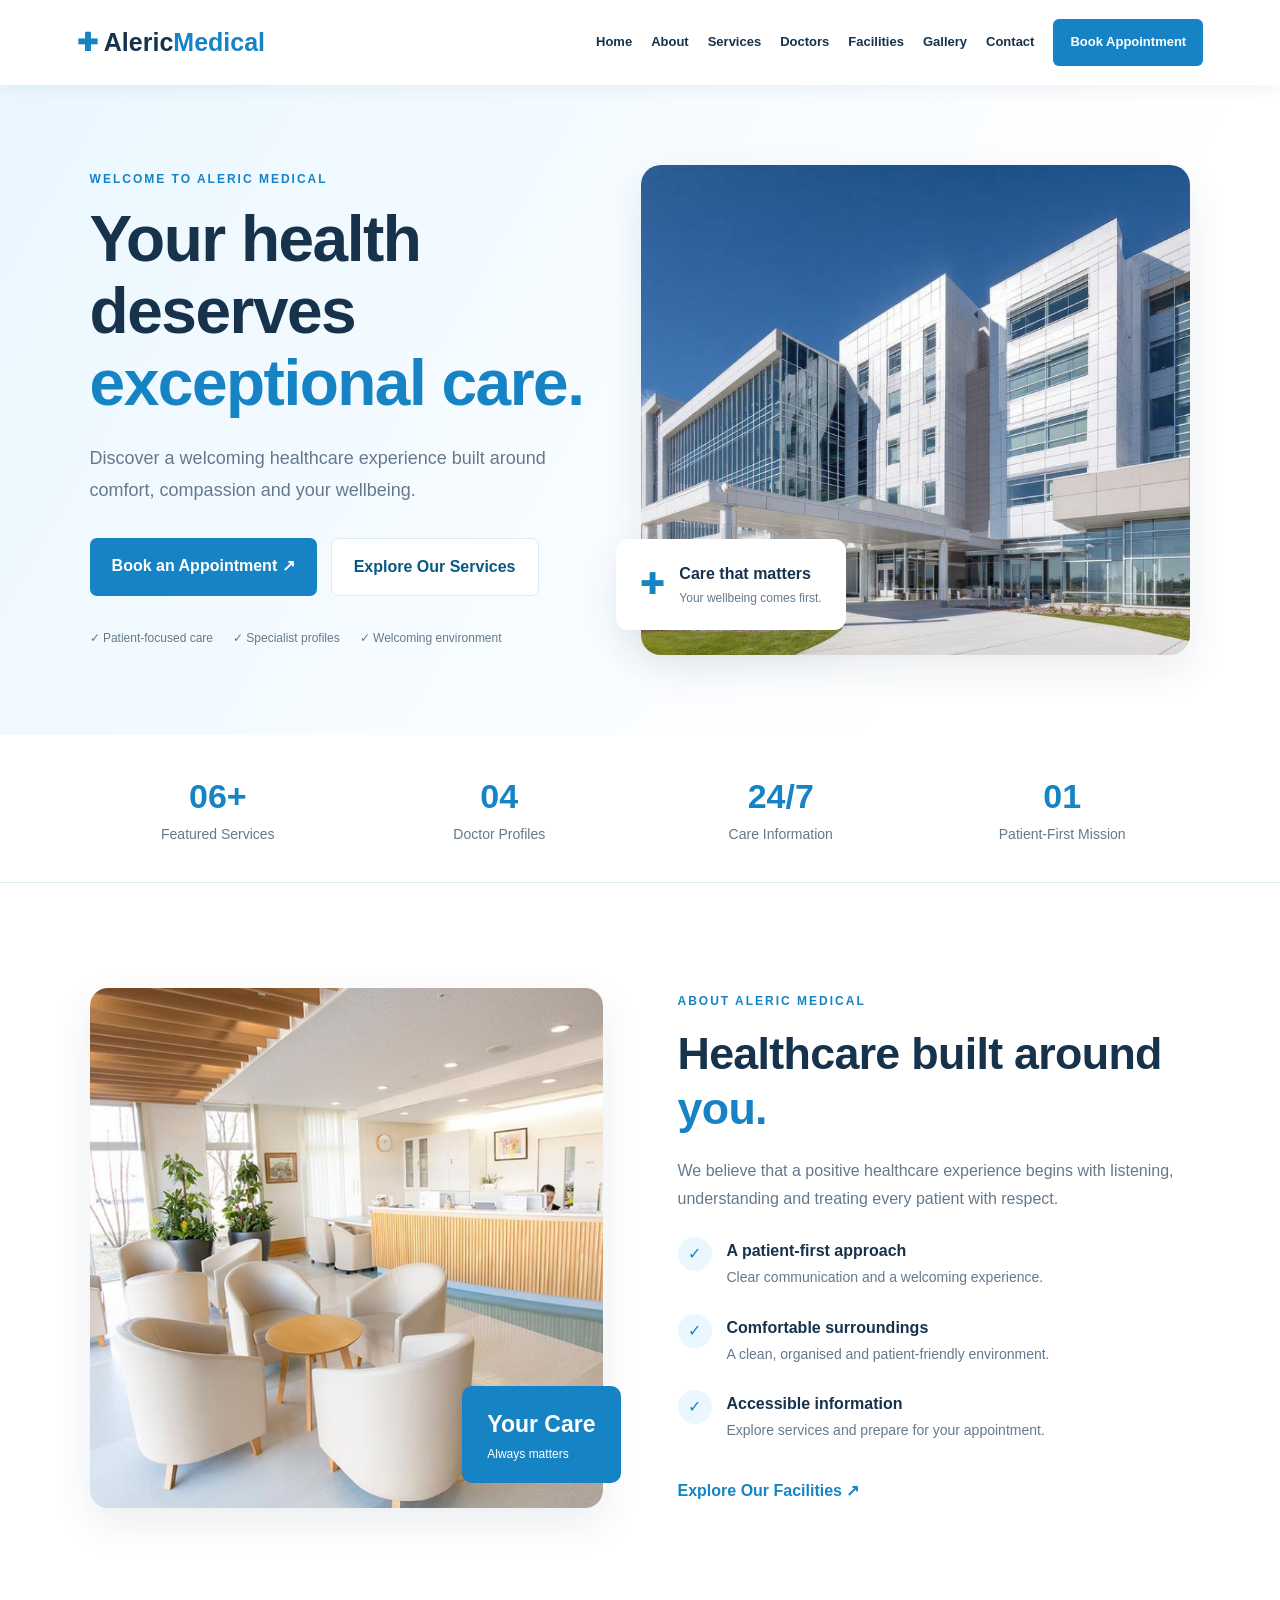
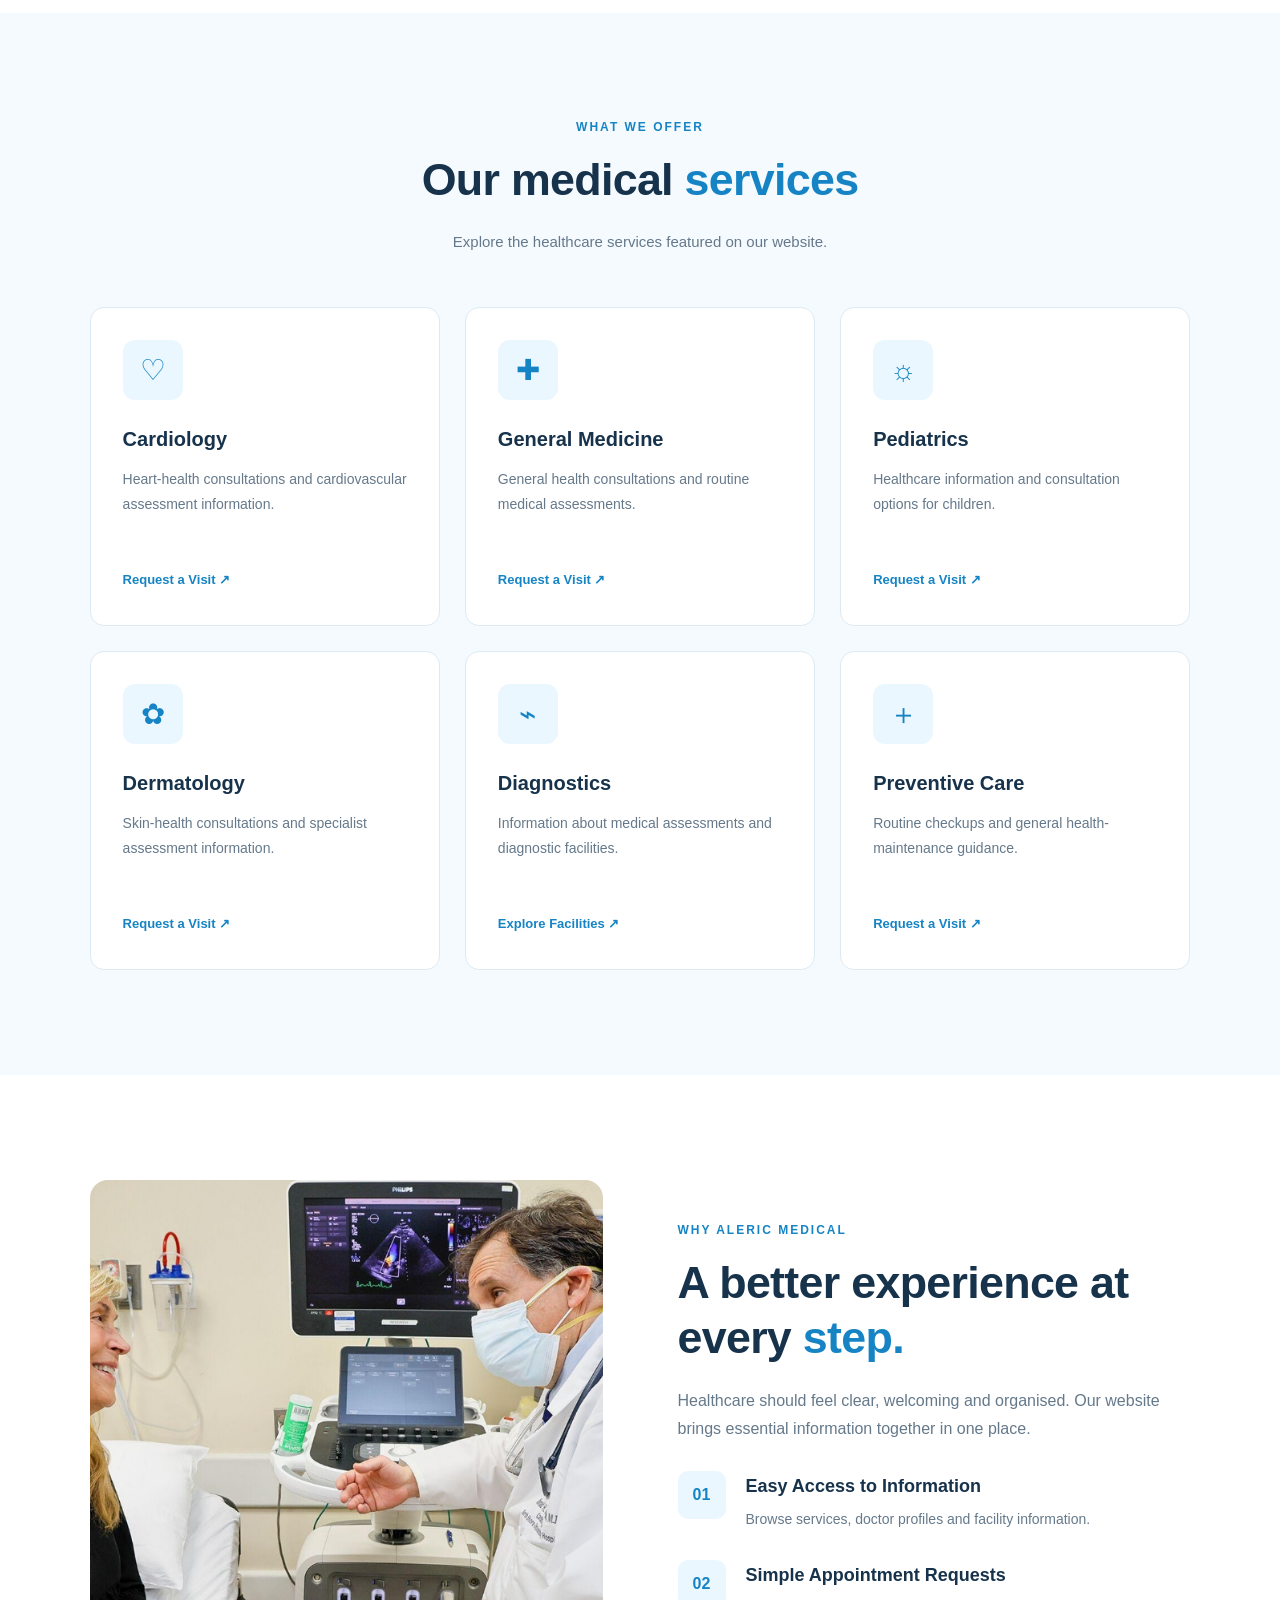
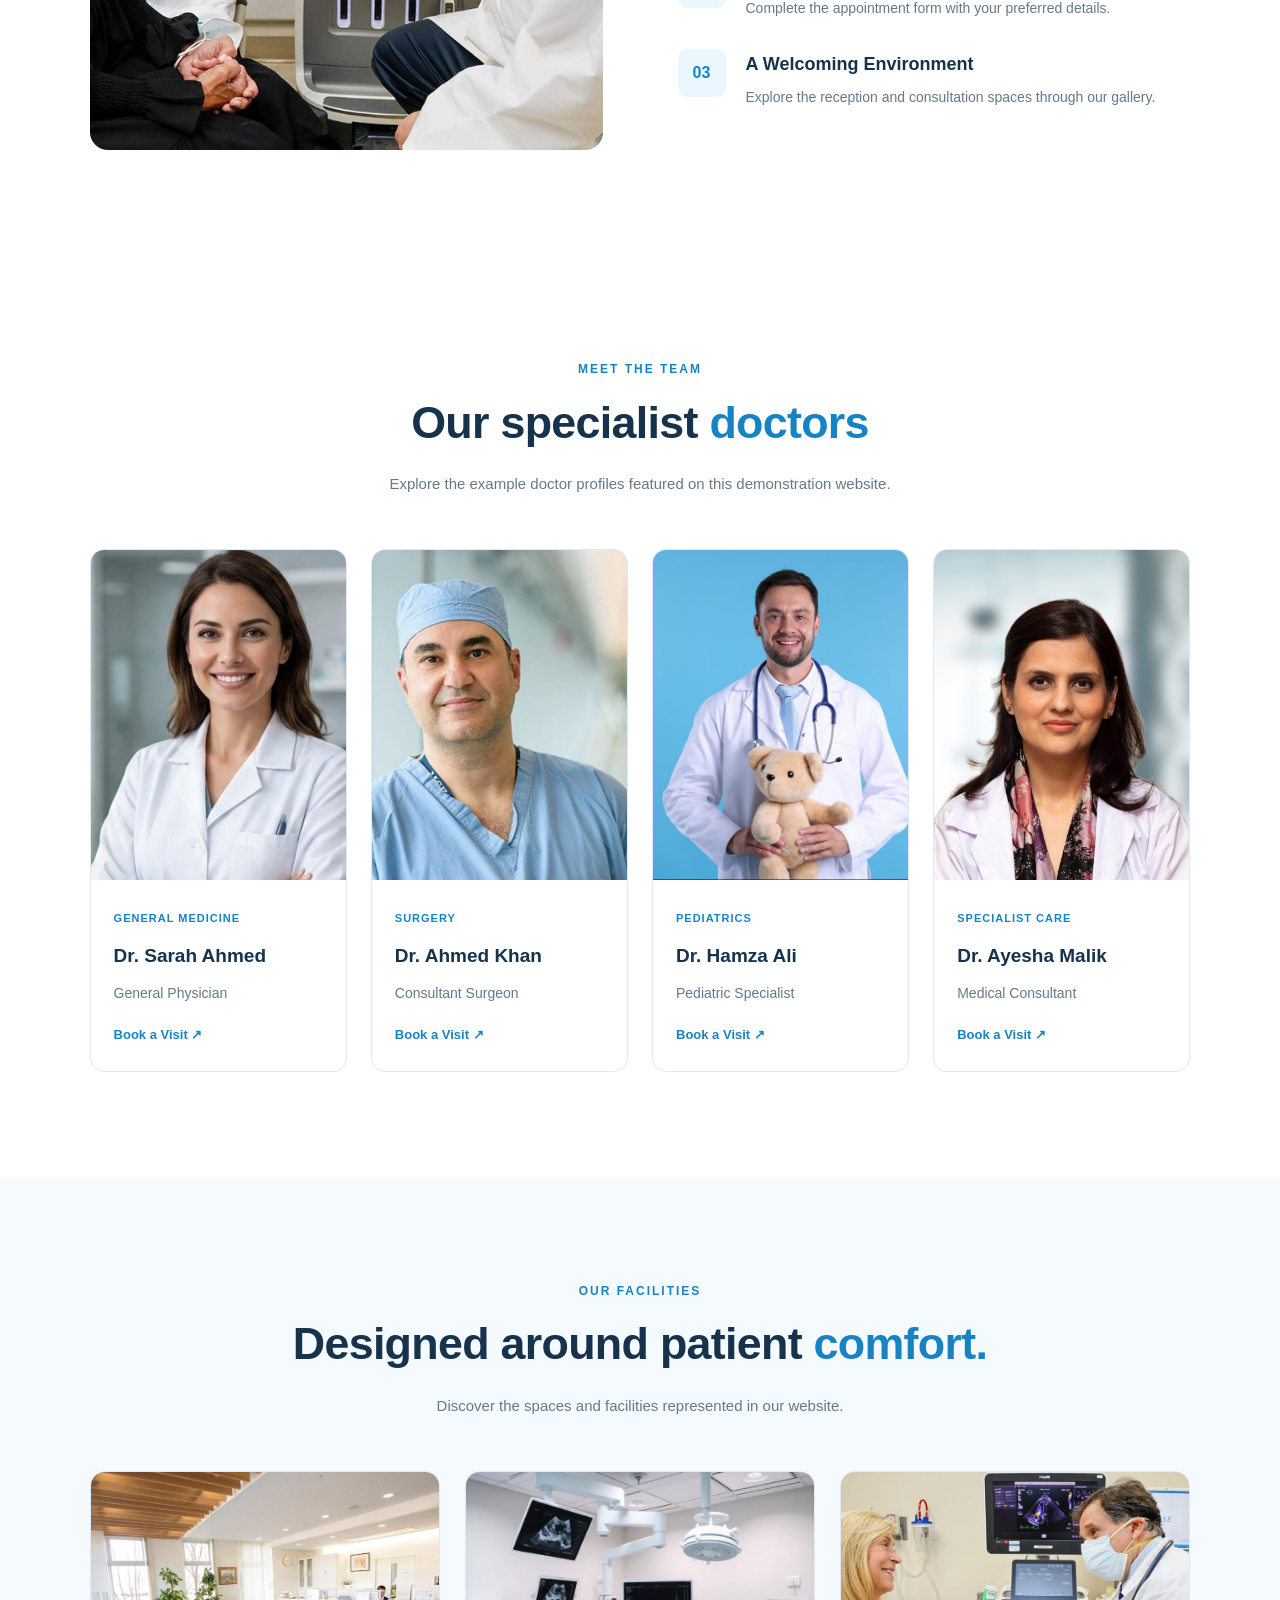
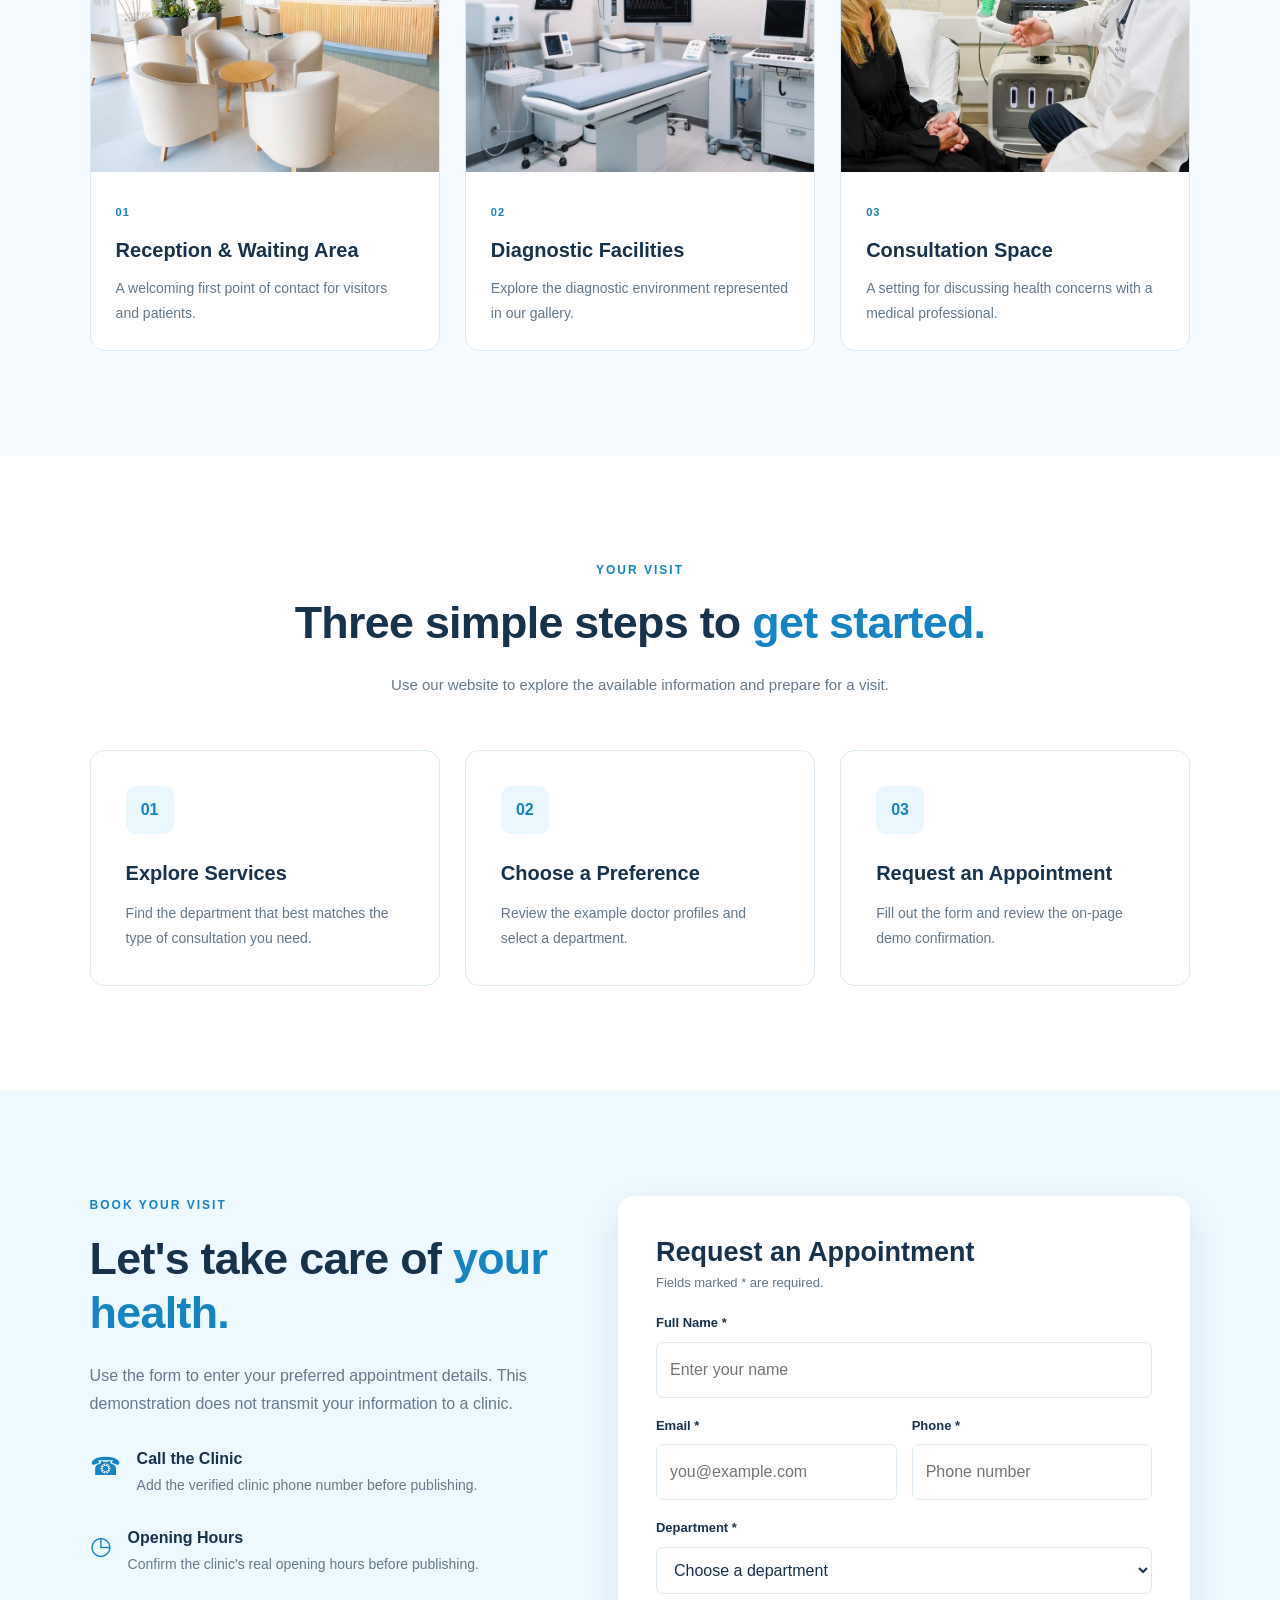
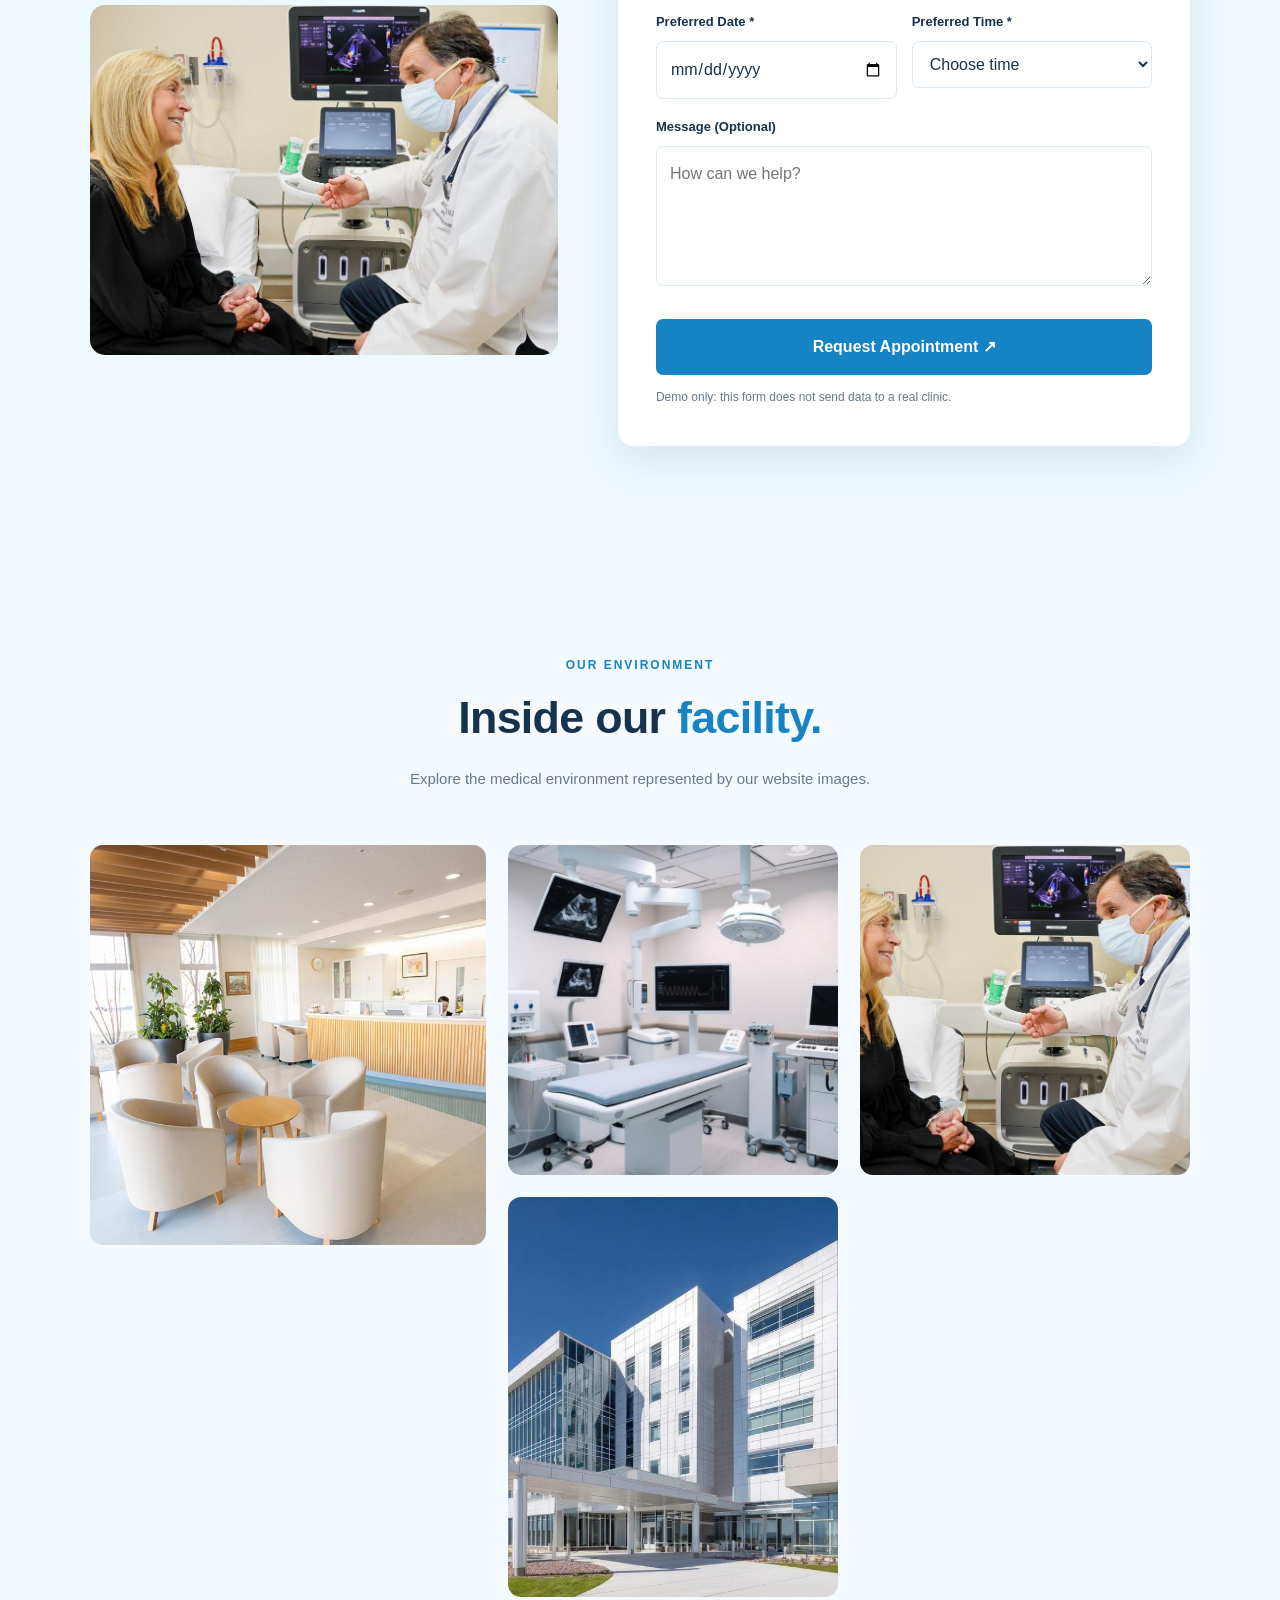
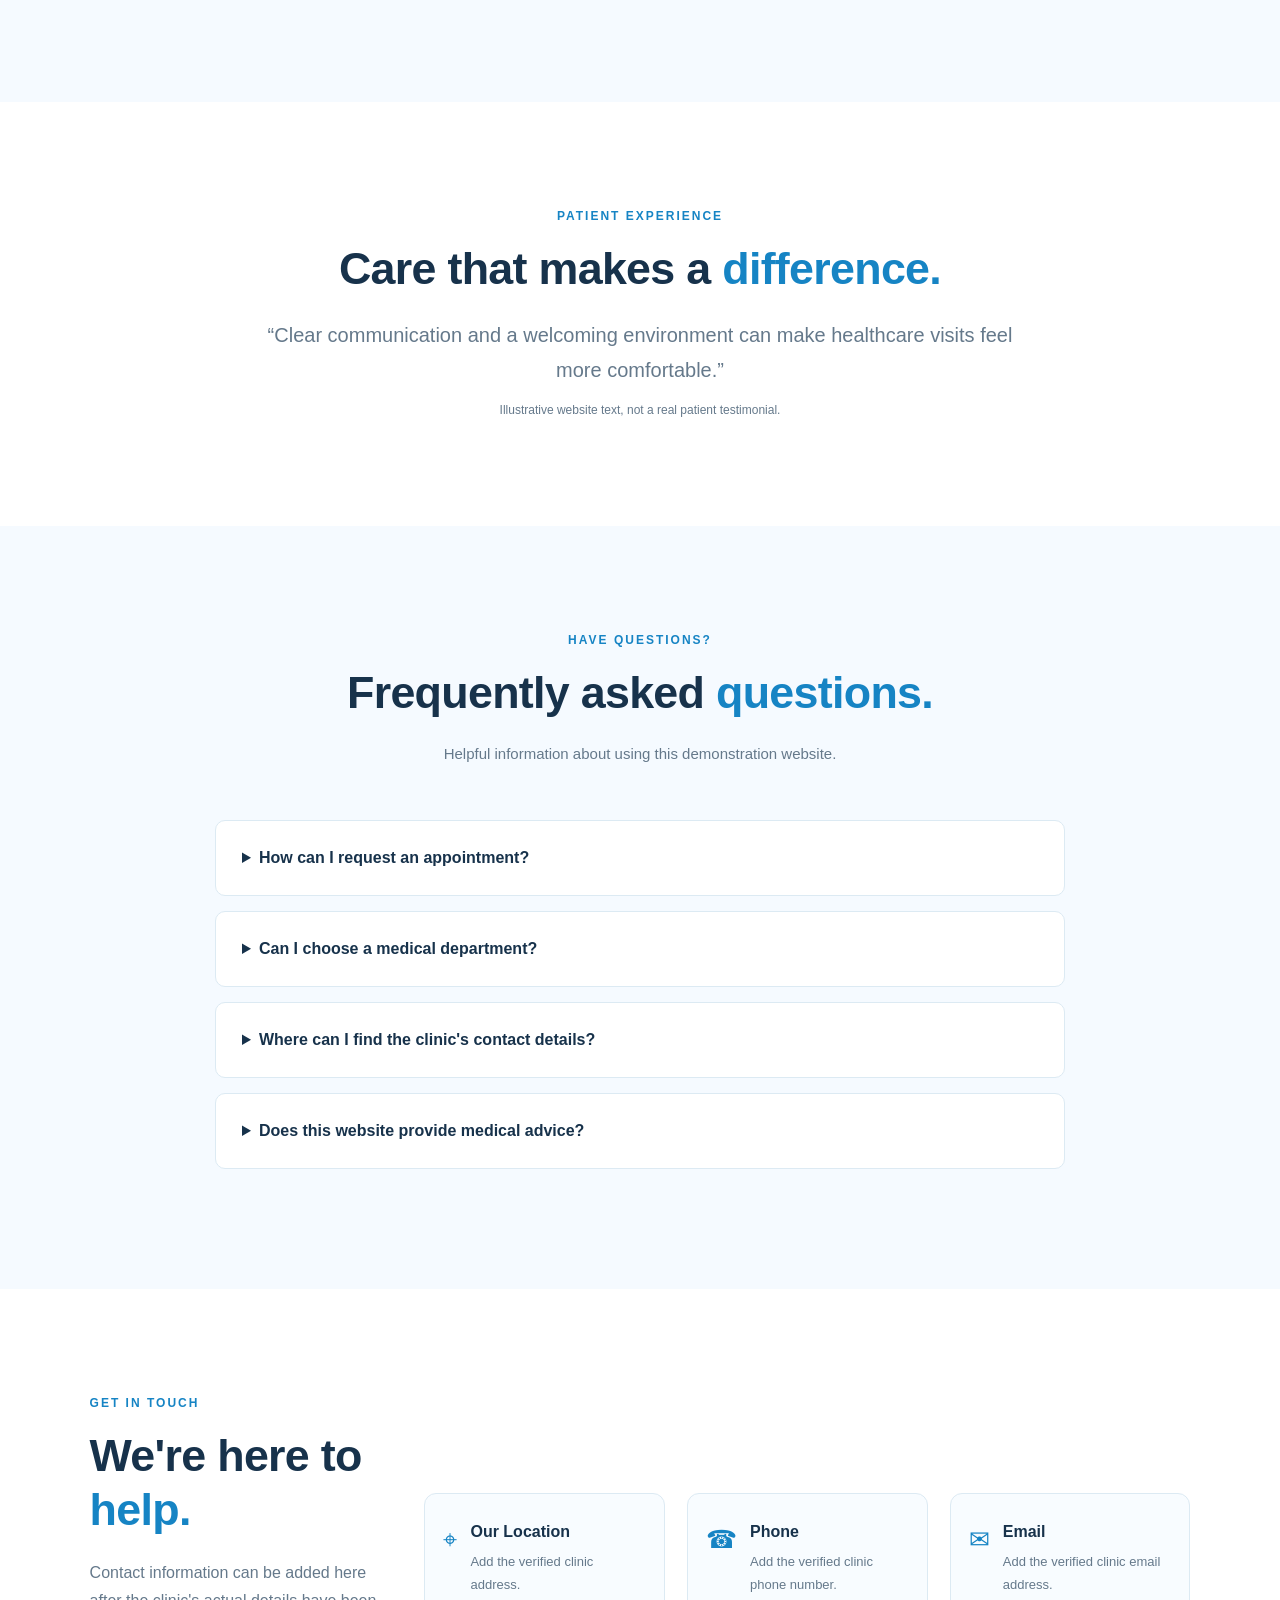
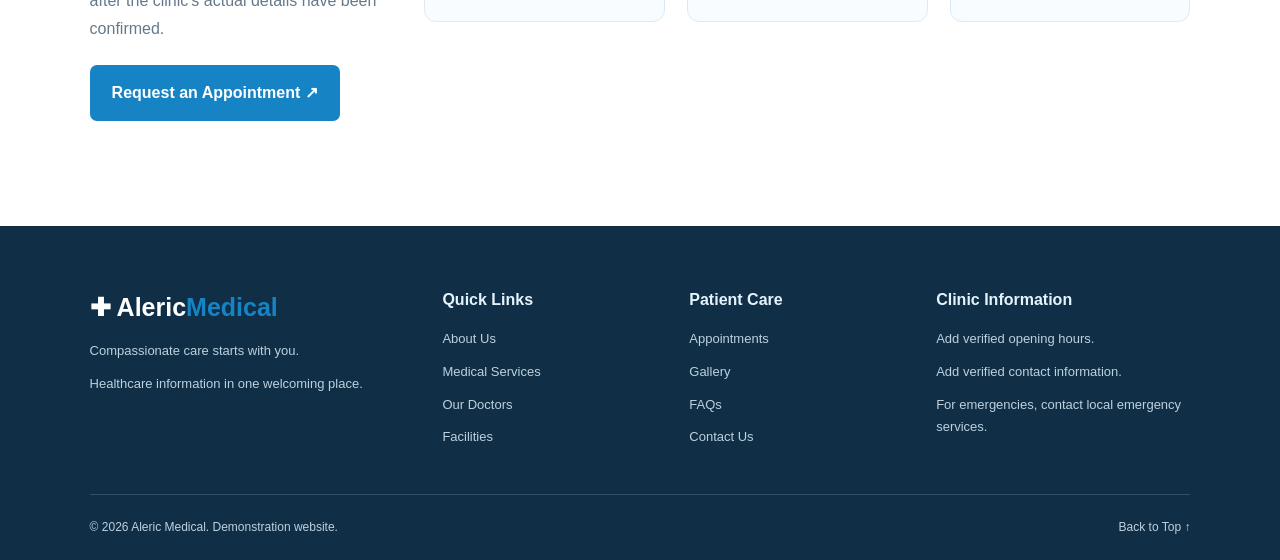
<file: index.html>
<!DOCTYPE html>
<html lang="en">
<head>
  <meta charset="UTF-8">
  <meta name="viewport" content="width=device-width, initial-scale=1.0">
  <meta name="description" content="Aleric Medical — compassionate care, medical services and patient-focused healthcare.">
  <title>Aleric Medical | Your Health, Our Priority</title>
  <link rel="stylesheet" href="css/style.css">
</head>
<body>

<header class="header" id="home">
  <a href="#home" class="logo"><span class="logo-icon">✚</span> Aleric<span>Medical</span></a>
  <button class="menu-toggle" aria-label="Open navigation" aria-expanded="false">☰</button>

  <nav class="nav-links">
    <a href="#home">Home</a>
    <a href="#about">About</a>
    <a href="#services">Services</a>
    <a href="#doctors">Doctors</a>
    <a href="#facilities">Facilities</a>
    <a href="#gallery">Gallery</a>
    <a href="#contact">Contact</a>
    <a class="nav-appointment" href="preference.html">Book Appointment</a>
  </nav>
</header>

<main>

<!-- HERO -->
<section class="hero">
  <div class="hero-content">
    <p class="eyebrow">WELCOME TO ALERIC MEDICAL</p>
    <h1>Your health deserves <span>exceptional care.</span></h1>
    <p>Discover a welcoming healthcare experience built around comfort, compassion and your wellbeing.</p>

    <div class="hero-actions">
      <a class="btn" href="preference.html">Book an Appointment ↗</a>
      <a class="btn btn-light" href="services.html">Explore Our Services</a>
    </div>

    <div class="hero-points">
      <span>✓ Patient-focused care</span>
      <span>✓ Specialist profiles</span>
      <span>✓ Welcoming environment</span>
    </div>
  </div>

  <div class="hero-image">
    <img src="images/hero.jpg" alt="Aleric Medical hospital building">
    <div class="hero-card">
      <span class="card-icon">✚</span>
      <div>
        <strong>Care that matters</strong>
        <p>Your wellbeing comes first.</p>
      </div>
    </div>
  </div>
</section>

<!-- HIGHLIGHTS -->
<section class="stats">
  <div><strong>06+</strong><span>Featured Services</span></div>
  <div><strong>04</strong><span>Doctor Profiles</span></div>
  <div><strong>24/7</strong><span>Care Information</span></div>
  <div><strong>01</strong><span>Patient-First Mission</span></div>
</section>

<!-- ABOUT -->
<section class="section about" id="about">
  <div class="about-image">
    <img src="images/reception.jpg" alt="Welcoming medical reception" loading="lazy">
    <div class="experience-badge">
      <strong>Your Care</strong>
      <span>Always matters</span>
    </div>
  </div>

  <div class="about-content">
    <p class="eyebrow">ABOUT ALERIC MEDICAL</p>
    <h2>Healthcare built around <span>you.</span></h2>
    <p>We believe that a positive healthcare experience begins with listening, understanding and treating every patient with respect.</p>

    <div class="check-item">
      <span>✓</span>
      <div>
        <strong>A patient-first approach</strong>
        <p>Clear communication and a welcoming experience.</p>
      </div>
    </div>

    <div class="check-item">
      <span>✓</span>
      <div>
        <strong>Comfortable surroundings</strong>
        <p>A clean, organised and patient-friendly environment.</p>
      </div>
    </div>

    <div class="check-item">
      <span>✓</span>
      <div>
        <strong>Accessible information</strong>
        <p>Explore services and prepare for your appointment.</p>
      </div>
    </div>

    <a class="text-link" href="facilities.html">Explore Our Facilities ↗</a>
  </div>
</section>

<!-- SERVICES -->
<section class="section services" id="services">
  <div class="section-heading">
    <p class="eyebrow">WHAT WE OFFER</p>
    <h2>Our medical <span>services</span></h2>
    <p>Explore the healthcare services featured on our website.</p>
  </div>

  <div class="services-grid">
    <article class="service-card">
      <div class="service-icon">♡</div>
      <h3>Cardiology</h3>
      <p>Heart-health consultations and cardiovascular assessment information.</p>
      <a href="#appointment">Request a Visit ↗</a>
    </article>

    <article class="service-card">
      <div class="service-icon">✚</div>
      <h3>General Medicine</h3>
      <p>General health consultations and routine medical assessments.</p>
      <a href="#appointment">Request a Visit ↗</a>
    </article>

    <article class="service-card">
      <div class="service-icon">☼</div>
      <h3>Pediatrics</h3>
      <p>Healthcare information and consultation options for children.</p>
      <a href="#appointment">Request a Visit ↗</a>
    </article>

    <article class="service-card">
      <div class="service-icon">✿</div>
      <h3>Dermatology</h3>
      <p>Skin-health consultations and specialist assessment information.</p>
      <a href="#appointment">Request a Visit ↗</a>
    </article>

    <article class="service-card">
      <div class="service-icon">⌁</div>
      <h3>Diagnostics</h3>
      <p>Information about medical assessments and diagnostic facilities.</p>
      <a href="facilities.html">Explore Facilities ↗</a>
    </article>

    <article class="service-card">
      <div class="service-icon">＋</div>
      <h3>Preventive Care</h3>
      <p>Routine checkups and general health-maintenance guidance.</p>
      <a href="#appointment">Request a Visit ↗</a>
    </article>
  </div>
</section>

<!-- WHY CHOOSE US -->
<section class="section why-us">
  <div class="why-image">
    <img src="images/consultation.jpg" alt="Doctor discussing care with a patient" loading="lazy">
  </div>

  <div class="why-content">
    <p class="eyebrow">WHY ALERIC MEDICAL</p>
    <h2>A better experience at every <span>step.</span></h2>
    <p>Healthcare should feel clear, welcoming and organised. Our website brings essential information together in one place.</p>

    <div class="why-item">
      <span>01</span>
      <div>
        <h3>Easy Access to Information</h3>
        <p>Browse services, doctor profiles and facility information.</p>
      </div>
    </div>

    <div class="why-item">
      <span>02</span>
      <div>
        <h3>Simple Appointment Requests</h3>
        <p>Complete the appointment form with your preferred details.</p>
      </div>
    </div>

    <div class="why-item">
      <span>03</span>
      <div>
        <h3>A Welcoming Environment</h3>
        <p>Explore the reception and consultation spaces through our gallery.</p>
      </div>
    </div>
  </div>
</section>

<!-- DOCTORS -->
<section class="section doctors" id="doctors">
  <div class="section-heading">
    <p class="eyebrow">MEET THE TEAM</p>
    <h2>Our specialist <span>doctors</span></h2>
    <p>Explore the example doctor profiles featured on this demonstration website.</p>
  </div>

  <div class="doctors-grid">
    <article class="doctor-card">
      <img src="images/doctor1.jpg" alt="Doctor profile one" loading="lazy">
      <div class="doctor-info">
        <span class="specialty">GENERAL MEDICINE</span>
        <h3>Dr. Sarah Ahmed</h3>
        <p>General Physician</p>
        <a href="#appointment" class="doctor-link" data-doctor="General Medicine">Book a Visit ↗</a>
      </div>
    </article>

    <article class="doctor-card">
      <img src="images/doctor2.jpg" alt="Doctor profile two" loading="lazy">
      <div class="doctor-info">
        <span class="specialty">SURGERY</span>
        <h3>Dr. Ahmed Khan</h3>
        <p>Consultant Surgeon</p>
        <a href="#appointment" class="doctor-link" data-doctor="Surgery">Book a Visit ↗</a>
      </div>
    </article>

    <article class="doctor-card">
      <img src="images/doctor3.jpg" alt="Doctor profile three" loading="lazy">
      <div class="doctor-info">
        <span class="specialty">PEDIATRICS</span>
        <h3>Dr. Hamza Ali</h3>
        <p>Pediatric Specialist</p>
        <a href="#appointment" class="doctor-link" data-doctor="Pediatrics">Book a Visit ↗</a>
      </div>
    </article>

    <article class="doctor-card">
      <img src="images/doctor4.jpg" alt="Doctor Ayesha Malik profile" loading="lazy">
      <div class="doctor-info">
        <span class="specialty">SPECIALIST CARE</span>
        <h3>Dr. Ayesha Malik</h3>
        <p>Medical Consultant</p>
        <a href="#appointment" class="doctor-link" data-doctor="Specialist Care">Book a Visit ↗</a>
      </div>
    </article>
  </div>
</section>

<!-- FACILITIES -->
<section class="section facilities" id="facilities">
  <div class="section-heading">
    <p class="eyebrow">OUR FACILITIES</p>
    <h2>Designed around patient <span>comfort.</span></h2>
    <p>Discover the spaces and facilities represented in our website.</p>
  </div>

  <div class="facility-grid">
    <article class="facility-card">
      <img src="images/reception.jpg" alt="Reception and waiting area" loading="lazy">
      <div>
        <span class="facility-number">01</span>
        <h3>Reception & Waiting Area</h3>
        <p>A welcoming first point of contact for visitors and patients.</p>
      </div>
    </article>

    <article class="facility-card">
      <img src="images/diagnostics.jpg" alt="Medical diagnostic equipment" loading="lazy">
      <div>
        <span class="facility-number">02</span>
        <h3>Diagnostic Facilities</h3>
        <p>Explore the diagnostic environment represented in our gallery.</p>
      </div>
    </article>

    <article class="facility-card">
      <img src="images/consultation.jpg" alt="Doctor consultation room" loading="lazy">
      <div>
        <span class="facility-number">03</span>
        <h3>Consultation Space</h3>
        <p>A setting for discussing health concerns with a medical professional.</p>
      </div>
    </article>
  </div>
</section>

<!-- HOW IT WORKS -->
<section class="section visit-process">
  <div class="section-heading">
    <p class="eyebrow">YOUR VISIT</p>
    <h2>Three simple steps to <span>get started.</span></h2>
    <p>Use our website to explore the available information and prepare for a visit.</p>
  </div>

  <div class="process-grid">
    <article class="process-card">
      <span>01</span>
      <h3>Explore Services</h3>
      <p>Find the department that best matches the type of consultation you need.</p>
    </article>

    <article class="process-card">
      <span>02</span>
      <h3>Choose a Preference</h3>
      <p>Review the example doctor profiles and select a department.</p>
    </article>

    <article class="process-card">
      <span>03</span>
      <h3>Request an Appointment</h3>
      <p>Fill out the form and review the on-page demo confirmation.</p>
    </article>
  </div>
</section>

<!-- APPOINTMENT -->
<section class="section appointment" id="appointment">
  <div class="appointment-info">
    <p class="eyebrow">BOOK YOUR VISIT</p>
    <h2>Let's take care of <span>your health.</span></h2>
    <p>Use the form to enter your preferred appointment details. This demonstration does not transmit your information to a clinic.</p>

    <div class="appointment-detail">
      <span>☎</span>
      <div>
        <strong>Call the Clinic</strong>
        <p>Add the verified clinic phone number before publishing.</p>
      </div>
    </div>

    <div class="appointment-detail">
      <span>◷</span>
      <div>
        <strong>Opening Hours</strong>
        <p>Confirm the clinic's real opening hours before publishing.</p>
      </div>
    </div>

    <img class="appointment-photo" src="images/consultation.jpg" alt="Medical consultation" loading="lazy">
  </div>

  <form class="appointment-form" id="appointment-form">
    <h3>Request an Appointment</h3>
    <p>Fields marked * are required.</p>

    <label for="full-name">Full Name *</label>
    <input id="full-name" name="name" type="text" placeholder="Enter your name" required minlength="2">

    <div class="form-row">
      <div>
        <label for="email">Email *</label>
        <input id="email" name="email" type="email" placeholder="you@example.com" required>
      </div>
      <div>
        <label for="phone">Phone *</label>
        <input id="phone" name="phone" type="tel" placeholder="Phone number" required>
      </div>
    </div>

    <label for="department">Department *</label>
    <select id="department" name="department" required>
      <option value="">Choose a department</option>
      <option>General Medicine</option>
      <option>Cardiology</option>
      <option>Pediatrics</option>
      <option>Dermatology</option>
      <option>Surgery</option>
      <option>Specialist Care</option>
    </select>

    <div class="form-row">
      <div>
        <label for="date">Preferred Date *</label>
        <input id="date" name="date" type="date" required>
      </div>
      <div>
        <label for="time">Preferred Time *</label>
        <select id="time" name="time" required>
          <option value="">Choose time</option>
          <option>09:00 AM</option>
          <option>10:00 AM</option>
          <option>11:00 AM</option>
          <option>12:00 PM</option>
          <option>02:00 PM</option>
          <option>03:00 PM</option>
        </select>
      </div>
    </div>

    <label for="message">Message (Optional)</label>
    <textarea id="message" name="message" rows="4" placeholder="How can we help?"></textarea>

    <button class="btn submit-btn" type="submit">Request Appointment ↗</button>
    <p class="form-message" id="form-message" role="status" aria-live="polite"></p>
    <p class="form-note">Demo only: this form does not send data to a real clinic.</p>
  </form>
</section>

<!-- GALLERY -->
<section class="section gallery" id="gallery">
  <div class="section-heading">
    <p class="eyebrow">OUR ENVIRONMENT</p>
    <h2>Inside our <span>facility.</span></h2>
    <p>Explore the medical environment represented by our website images.</p>
  </div>

  <div class="gallery-grid">
    <img src="images/reception.jpg" alt="Hospital reception" loading="lazy">
    <img src="images/diagnostics.jpg" alt="Diagnostic equipment" loading="lazy">
    <img src="images/consultation.jpg" alt="Doctor consultation" loading="lazy">
    <img src="images/hero.jpg" alt="Hospital building" loading="lazy">
  </div>
</section>

<!-- PATIENT EXPERIENCE -->
<section class="testimonial">
  <p class="eyebrow">PATIENT EXPERIENCE</p>
  <h2>Care that makes a <span>difference.</span></h2>
  <p class="quote">“Clear communication and a welcoming environment can make healthcare visits feel more comfortable.”</p>
  <p class="quote-note">Illustrative website text, not a real patient testimonial.</p>
</section>

<!-- FAQ -->
<section class="section faq" id="faq">
  <div class="section-heading">
    <p class="eyebrow">HAVE QUESTIONS?</p>
    <h2>Frequently asked <span>questions.</span></h2>
    <p>Helpful information about using this demonstration website.</p>
  </div>

  <div class="faq-list">
    <details>
      <summary>How can I request an appointment?</summary>
      <p>Go to the appointment section, fill in the required fields and submit the form. The current demo only displays a confirmation on the page.</p>
    </details>

    <details>
      <summary>Can I choose a medical department?</summary>
      <p>Yes. Choose a department in the appointment form. Doctor profile links can also select a matching department.</p>
    </details>

    <details>
      <summary>Where can I find the clinic's contact details?</summary>
      <p>Visit the contact section. Verified clinic details must be added before the website is used as a real clinic website.</p>
    </details>

    <details>
      <summary>Does this website provide medical advice?</summary>
      <p>No. The website is an informational demonstration and is not a substitute for professional medical assessment.</p>
    </details>
  </div>
</section>

<!-- CONTACT -->
<section class="section contact" id="contact">
  <div class="contact-intro">
    <p class="eyebrow">GET IN TOUCH</p>
    <h2>We're here to <span>help.</span></h2>
    <p>Contact information can be added here after the clinic's actual details have been confirmed.</p>
    <a class="btn" href="#appointment">Request an Appointment ↗</a>
  </div>

  <div class="contact-card">
    <span>⌖</span>
    <div>
      <h3>Our Location</h3>
      <p>Add the verified clinic address.</p>
    </div>
  </div>

  <div class="contact-card">
    <span>☎</span>
    <div>
      <h3>Phone</h3>
      <p>Add the verified clinic phone number.</p>
    </div>
  </div>

  <div class="contact-card">
    <span>✉</span>
    <div>
      <h3>Email</h3>
      <p>Add the verified clinic email address.</p>
    </div>
  </div>
</section>

</main>

<!-- FOOTER -->
<footer class="footer">
  <div class="footer-main">
    <div>
      <a href="#home" class="logo footer-logo">✚ Aleric<span>Medical</span></a>
      <p>Compassionate care starts with you.</p>
      <p>Healthcare information in one welcoming place.</p>
    </div>

    <div>
      <h4>Quick Links</h4>
      <a href="#about">About Us</a>
      <a href="#services">Medical Services</a>
      <a href="#doctors">Our Doctors</a>
      <a href="#facilities">Facilities</a>
    </div>

    <div>
      <h4>Patient Care</h4>
      <a href="#appointment">Appointments</a>
      <a href="#gallery">Gallery</a>
      <a href="#faq">FAQs</a>
      <a href="#contact">Contact Us</a>
    </div>

    <div>
      <h4>Clinic Information</h4>
      <p>Add verified opening hours.</p>
      <p>Add verified contact information.</p>
      <p>For emergencies, contact local emergency services.</p>
    </div>
  </div>

  <div class="footer-bottom">
    <p>© <span id="current-year"></span> Aleric Medical. Demonstration website.</p>
    <a href="#home">Back to Top ↑</a>
  </div>
</footer>

<button class="back-to-top" id="back-to-top" aria-label="Back to top">↑</button>
<script src="js/script.js"></script>
</body>
</html>
</file>
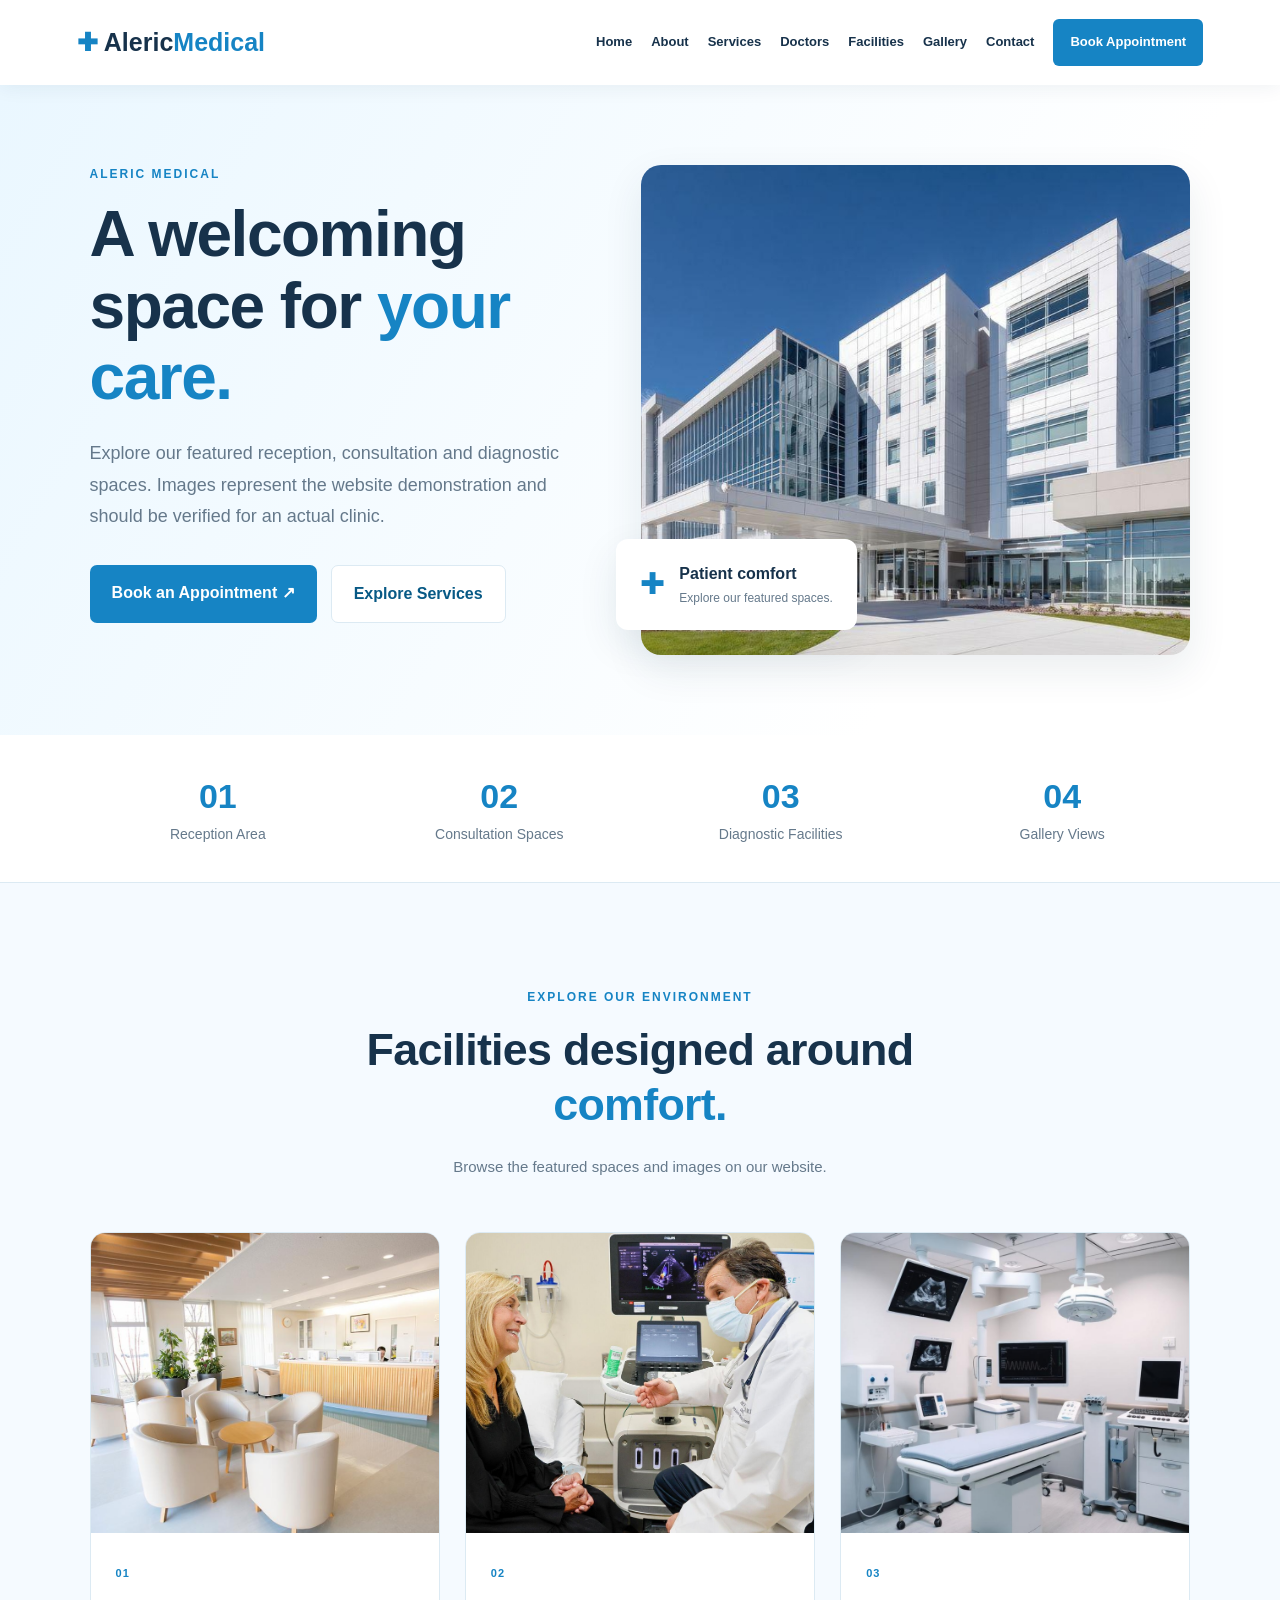
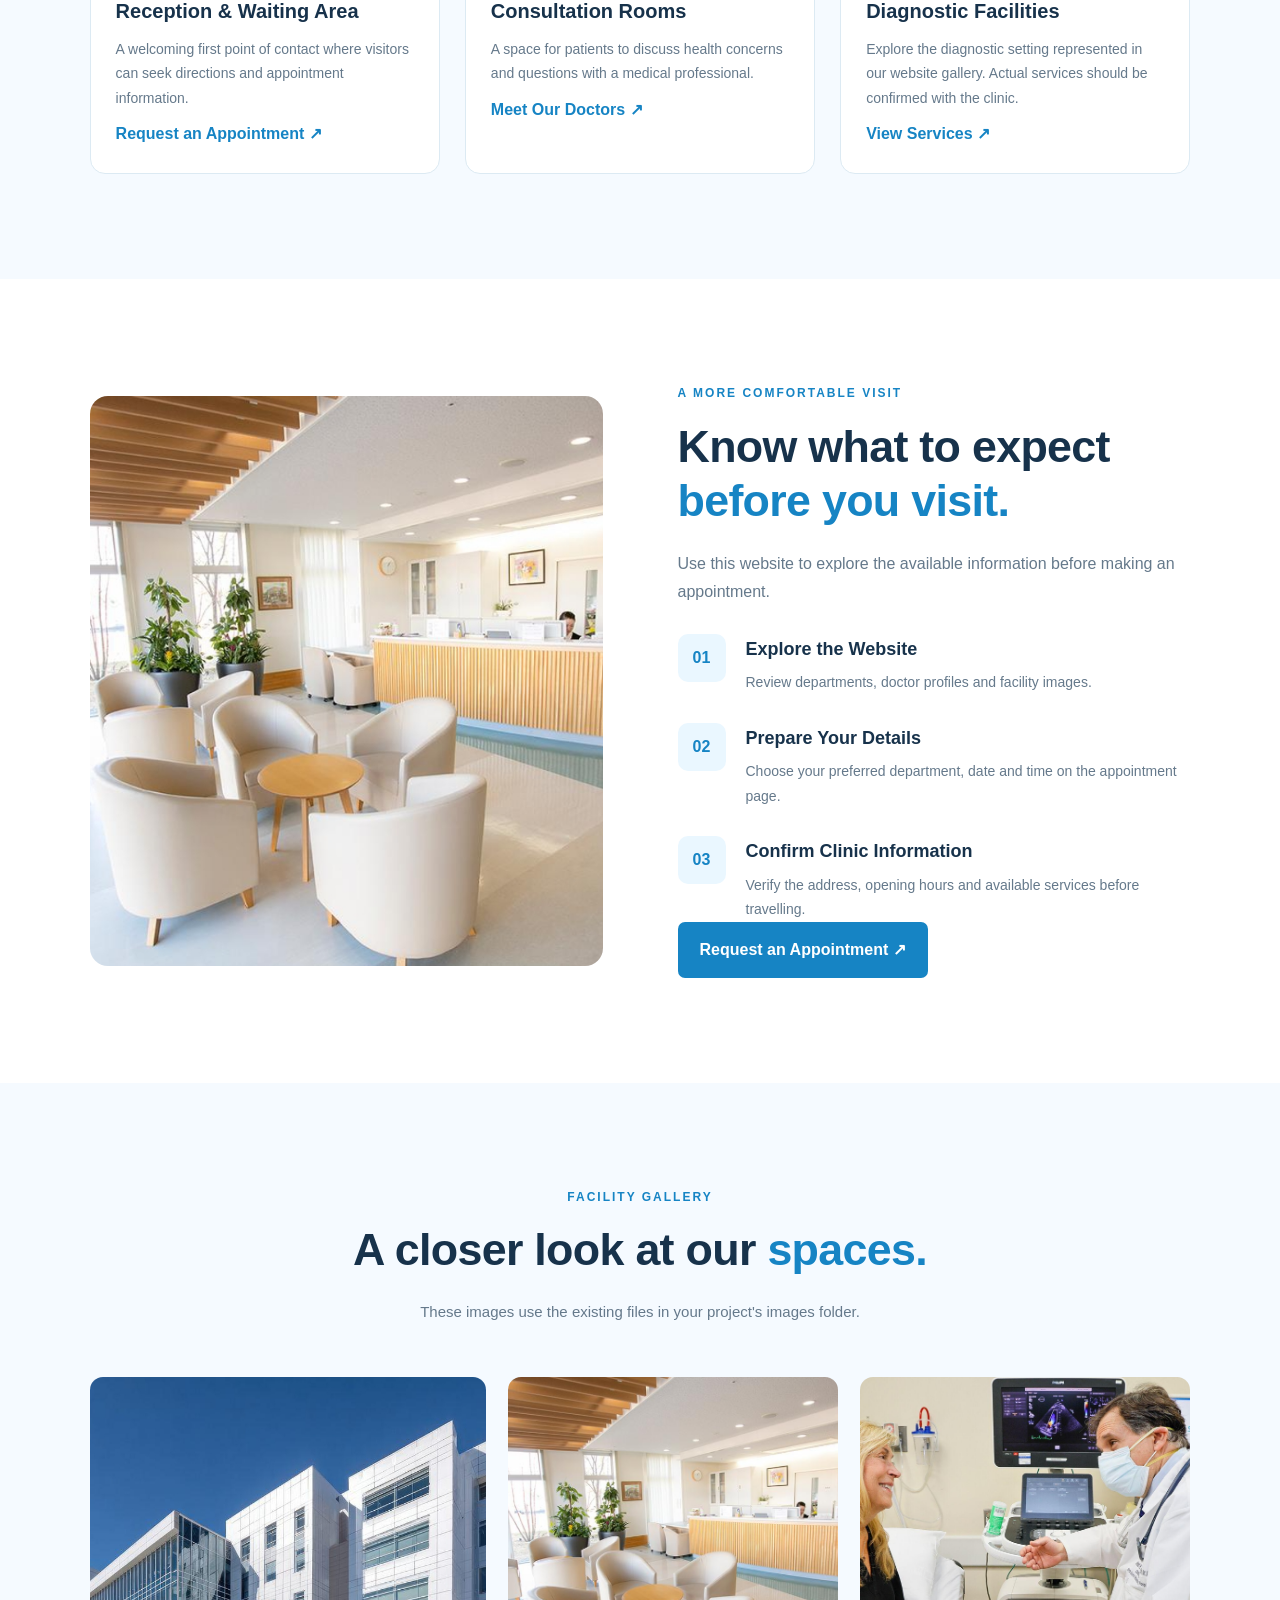
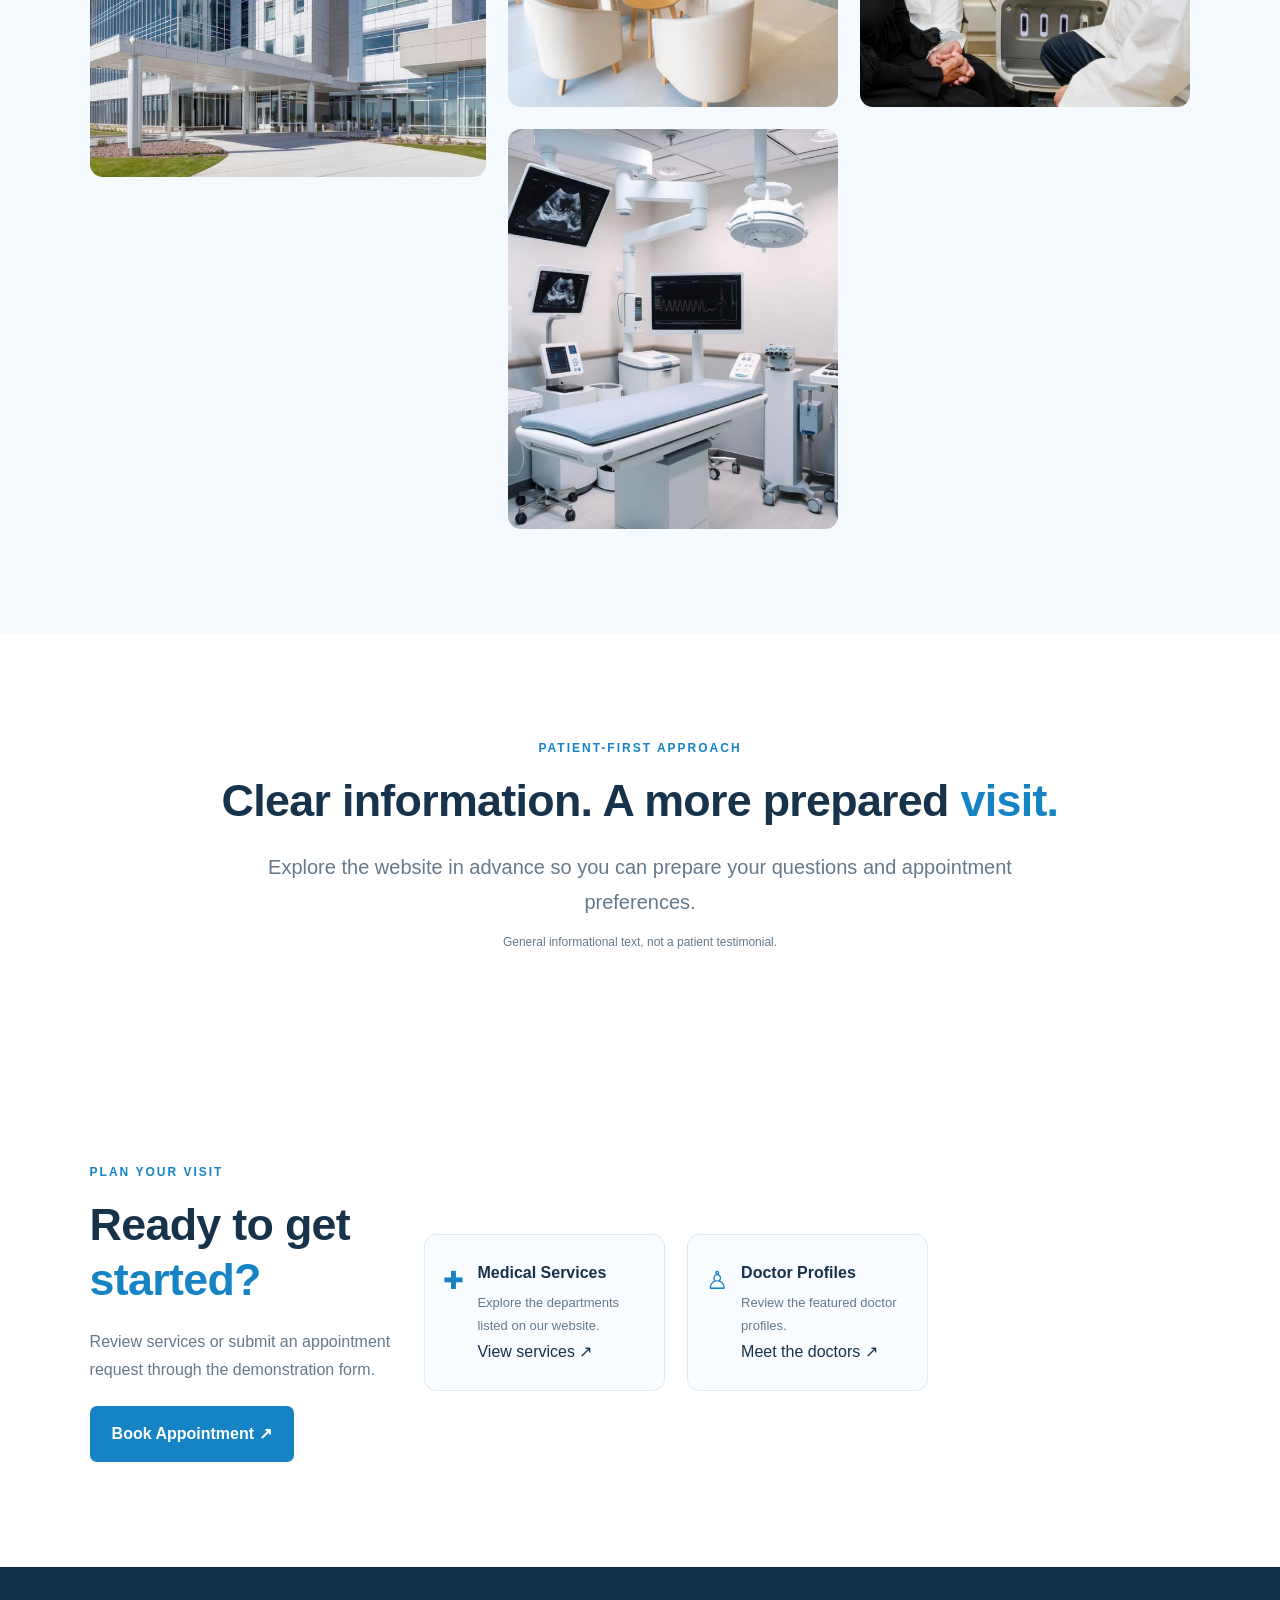
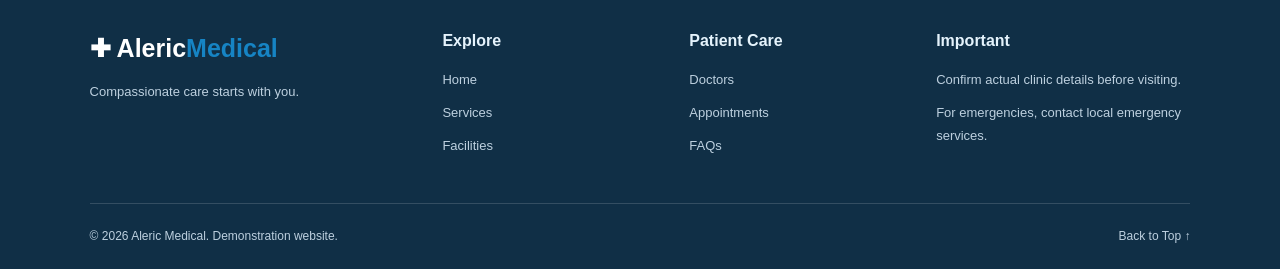
<file: facilities.html>
<!DOCTYPE html>
<html lang="en">
<head>
  <meta charset="UTF-8">
  <meta name="viewport" content="width=device-width, initial-scale=1.0">
  <meta name="description" content="Explore Aleric Medical facilities and patient spaces.">
  <title>Our Facilities | Aleric Medical</title>
  <link rel="stylesheet" href="css/style.css">
</head>
<body>

<header class="header">
  <a href="index.html" class="logo"><span class="logo-icon">✚</span> Aleric<span>Medical</span></a>
  <button class="menu-toggle" aria-label="Open navigation" aria-expanded="false">☰</button>
  <nav class="nav-links">
    <a href="index.html">Home</a>
    <a href="index.html#about">About</a>
    <a href="services.html">Services</a>
    <a href="index.html#doctors">Doctors</a>
    <a href="facilities.html">Facilities</a>
    <a href="index.html#gallery">Gallery</a>
    <a href="index.html#contact">Contact</a>
    <a class="nav-appointment" href="preference.html">Book Appointment</a>
  </nav>
</header>

<main>
<section class="hero">
  <div class="hero-content">
    <p class="eyebrow">ALERIC MEDICAL</p>
    <h1>A welcoming space for <span>your care.</span></h1>
    <p>Explore our featured reception, consultation and diagnostic spaces. Images represent the website demonstration and should be verified for an actual clinic.</p>
    <div class="hero-actions">
      <a class="btn" href="preference.html">Book an Appointment ↗</a>
      <a class="btn btn-light" href="services.html">Explore Services</a>
    </div>
  </div>
  <div class="hero-image">
    <img src="images/hero.jpg" alt="Aleric Medical building">
    <div class="hero-card">
      <span class="card-icon">✚</span>
      <div><strong>Patient comfort</strong><p>Explore our featured spaces.</p></div>
    </div>
  </div>
</section>

<section class="stats">
  <div><strong>01</strong><span>Reception Area</span></div>
  <div><strong>02</strong><span>Consultation Spaces</span></div>
  <div><strong>03</strong><span>Diagnostic Facilities</span></div>
  <div><strong>04</strong><span>Gallery Views</span></div>
</section>

<section class="section facilities">
  <div class="section-heading">
    <p class="eyebrow">EXPLORE OUR ENVIRONMENT</p>
    <h2>Facilities designed around <span>comfort.</span></h2>
    <p>Browse the featured spaces and images on our website.</p>
  </div>

  <div class="facility-grid">
    <article class="facility-card">
      <img src="images/reception.jpg" alt="Reception and waiting area" loading="lazy">
      <div>
        <span class="facility-number">01</span>
        <h3>Reception & Waiting Area</h3>
        <p>A welcoming first point of contact where visitors can seek directions and appointment information.</p>
        <a class="text-link" href="preference.html">Request an Appointment ↗</a>
      </div>
    </article>

    <article class="facility-card">
      <img src="images/consultation.jpg" alt="Doctor consultation space" loading="lazy">
      <div>
        <span class="facility-number">02</span>
        <h3>Consultation Rooms</h3>
        <p>A space for patients to discuss health concerns and questions with a medical professional.</p>
        <a class="text-link" href="index.html#doctors">Meet Our Doctors ↗</a>
      </div>
    </article>

    <article class="facility-card">
      <img src="images/diagnostics.jpg" alt="Diagnostic equipment" loading="lazy">
      <div>
        <span class="facility-number">03</span>
        <h3>Diagnostic Facilities</h3>
        <p>Explore the diagnostic setting represented in our website gallery. Actual services should be confirmed with the clinic.</p>
        <a class="text-link" href="services.html">View Services ↗</a>
      </div>
    </article>
  </div>
</section>

<section class="section why-us">
  <div class="why-image">
    <img src="images/reception.jpg" alt="Reception area" loading="lazy">
  </div>
  <div class="why-content">
    <p class="eyebrow">A MORE COMFORTABLE VISIT</p>
    <h2>Know what to expect <span>before you visit.</span></h2>
    <p>Use this website to explore the available information before making an appointment.</p>
    <div class="why-item">
      <span>01</span>
      <div><h3>Explore the Website</h3><p>Review departments, doctor profiles and facility images.</p></div>
    </div>
    <div class="why-item">
      <span>02</span>
      <div><h3>Prepare Your Details</h3><p>Choose your preferred department, date and time on the appointment page.</p></div>
    </div>
    <div class="why-item">
      <span>03</span>
      <div><h3>Confirm Clinic Information</h3><p>Verify the address, opening hours and available services before travelling.</p></div>
    </div>
    <a class="btn" href="preference.html">Request an Appointment ↗</a>
  </div>
</section>

<section class="section gallery">
  <div class="section-heading">
    <p class="eyebrow">FACILITY GALLERY</p>
    <h2>A closer look at our <span>spaces.</span></h2>
    <p>These images use the existing files in your project's images folder.</p>
  </div>
  <div class="gallery-grid">
    <img src="images/hero.jpg" alt="Medical building" loading="lazy">
    <img src="images/reception.jpg" alt="Reception area" loading="lazy">
    <img src="images/consultation.jpg" alt="Consultation space" loading="lazy">
    <img src="images/diagnostics.jpg" alt="Diagnostic equipment" loading="lazy">
  </div>
</section>

<section class="testimonial">
  <p class="eyebrow">PATIENT-FIRST APPROACH</p>
  <h2>Clear information. A more prepared <span>visit.</span></h2>
  <p class="quote">Explore the website in advance so you can prepare your questions and appointment preferences.</p>
  <p class="quote-note">General informational text, not a patient testimonial.</p>
</section>

<section class="section contact">
  <div class="contact-intro">
    <p class="eyebrow">PLAN YOUR VISIT</p>
    <h2>Ready to get <span>started?</span></h2>
    <p>Review services or submit an appointment request through the demonstration form.</p>
    <a class="btn" href="preference.html">Book Appointment ↗</a>
  </div>
  <div class="contact-card">
    <span>✚</span>
    <div><h3>Medical Services</h3><p>Explore the departments listed on our website.</p><a href="services.html">View services ↗</a></div>
  </div>
  <div class="contact-card">
    <span>♙</span>
    <div><h3>Doctor Profiles</h3><p>Review the featured doctor profiles.</p><a href="index.html#doctors">Meet the doctors ↗</a></div>
  </div>
</section>
</main>

<footer class="footer">
  <div class="footer-main">
    <div>
      <a href="index.html" class="logo footer-logo">✚ Aleric<span>Medical</span></a>
      <p>Compassionate care starts with you.</p>
    </div>
    <div><h4>Explore</h4><a href="index.html">Home</a><a href="services.html">Services</a><a href="facilities.html">Facilities</a></div>
    <div><h4>Patient Care</h4><a href="index.html#doctors">Doctors</a><a href="preference.html">Appointments</a><a href="index.html#faq">FAQs</a></div>
    <div><h4>Important</h4><p>Confirm actual clinic details before visiting.</p><p>For emergencies, contact local emergency services.</p></div>
  </div>
  <div class="footer-bottom">
    <p>© <span id="current-year"></span> Aleric Medical. Demonstration website.</p>
    <a href="#">Back to Top ↑</a>
  </div>
</footer>

<button class="back-to-top" id="back-to-top" aria-label="Back to top">↑</button>
<script src="js/script.js"></script>
</body>
</html>
</file>
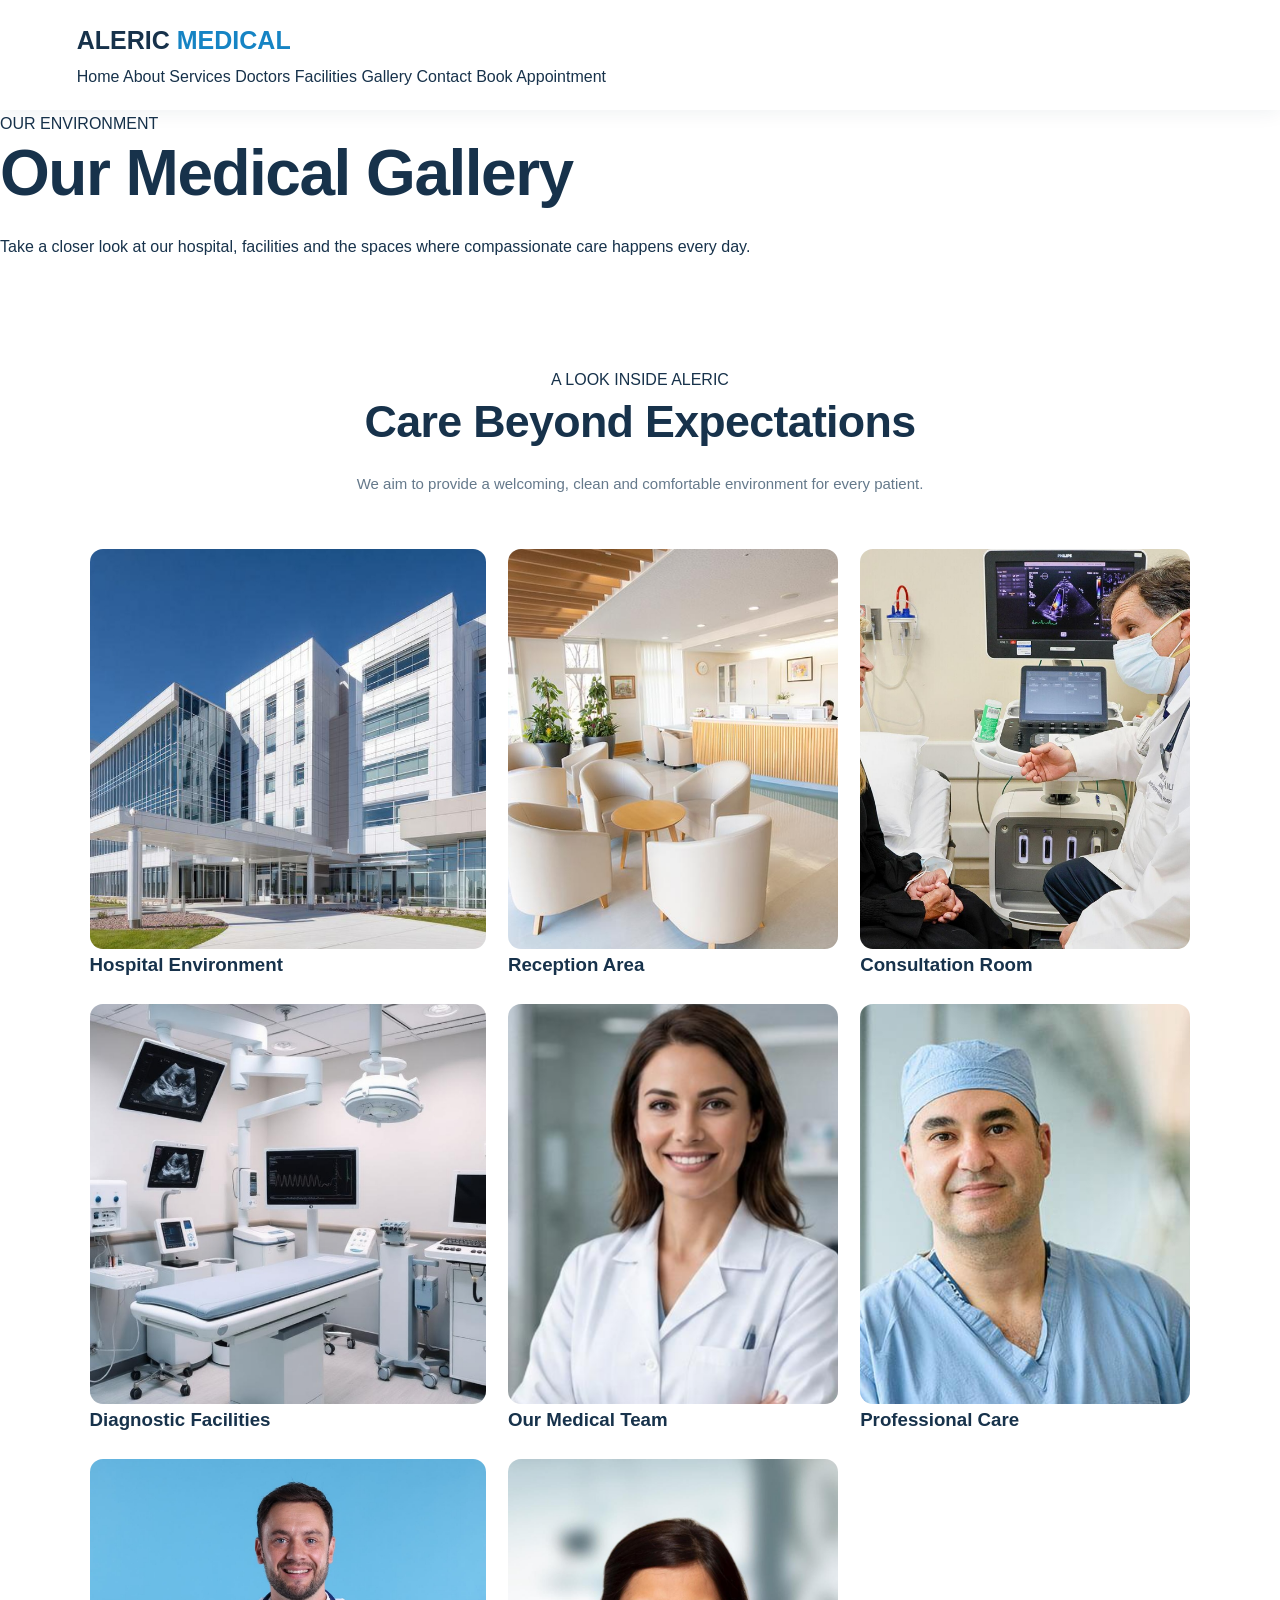
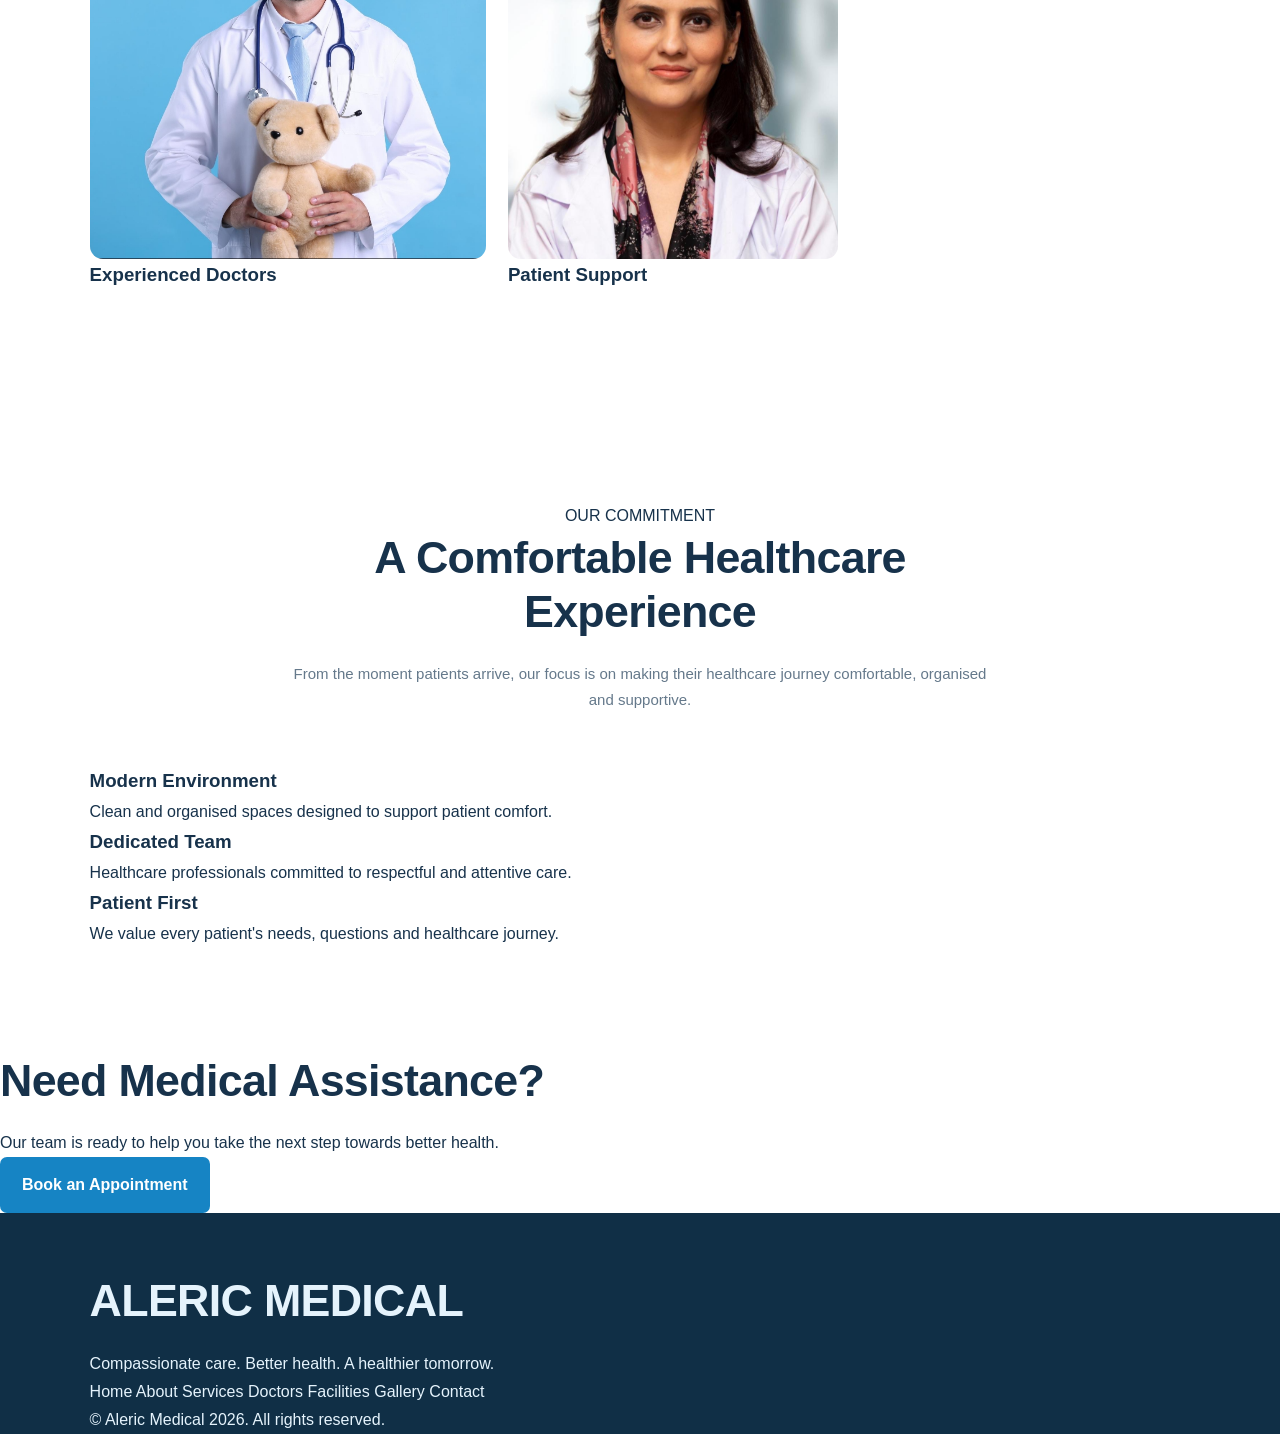
<file: gallery.html>
<!DOCTYPE html>
<html lang="en">
<head>
  <meta charset="UTF-8">
  <meta name="viewport" content="width=device-width, initial-scale=1.0">
  <meta name="description" content="Explore the Aleric Medical gallery, featuring our hospital environment, facilities and care spaces.">
  <title>Gallery | Aleric Medical</title>
  <link rel="stylesheet" href="css/style.css">
</head>
<body>

<header class="header">
  <div class="container">
    <a href="index.html" class="logo">ALERIC <span>MEDICAL</span></a>
    <nav class="navbar">
      <a href="index.html">Home</a>
      <a href="about.html">About</a>
      <a href="services.html">Services</a>
      <a href="doctors.html">Doctors</a>
      <a href="facilities.html">Facilities</a>
      <a href="gallery.html" class="active">Gallery</a>
      <a href="contact.html">Contact</a>
      <a href="preference.html">Book Appointment</a>
    </nav>
  </div>
</header>

<section class="page-hero">
  <div class="container">
    <span class="section-tag">OUR ENVIRONMENT</span>
    <h1>Our Medical Gallery</h1>
    <p>Take a closer look at our hospital, facilities and the spaces where compassionate care happens every day.</p>
  </div>
</section>

<section class="section">
  <div class="container">
    <div class="section-heading">
      <span class="section-tag">A LOOK INSIDE ALERIC</span>
      <h2>Care Beyond Expectations</h2>
      <p>We aim to provide a welcoming, clean and comfortable environment for every patient.</p>
    </div>

    <div class="gallery-grid">
      <div class="gallery-item">
        <img src="images/hero.jpg" alt="Aleric Medical hospital">
        <h3>Hospital Environment</h3>
      </div>
      <div class="gallery-item">
        <img src="images/reception.jpg" alt="Hospital reception">
        <h3>Reception Area</h3>
      </div>
      <div class="gallery-item">
        <img src="images/consultation.jpg" alt="Medical consultation room">
        <h3>Consultation Room</h3>
      </div>
      <div class="gallery-item">
        <img src="images/diagnostics.jpg" alt="Diagnostic facilities">
        <h3>Diagnostic Facilities</h3>
      </div>
      <div class="gallery-item">
        <img src="images/doctor1.jpg" alt="Medical doctor">
        <h3>Our Medical Team</h3>
      </div>
      <div class="gallery-item">
        <img src="images/doctor2.jpg" alt="Doctor at Aleric Medical">
        <h3>Professional Care</h3>
      </div>
      <div class="gallery-item">
        <img src="images/doctor3.jpg" alt="Healthcare professional">
        <h3>Experienced Doctors</h3>
      </div>
      <div class="gallery-item">
        <img src="images/doctor4.jpg" alt="Medical specialist">
        <h3>Patient Support</h3>
      </div>
    </div>
  </div>
</section>

<section class="section light-bg">
  <div class="container">
    <div class="section-heading">
      <span class="section-tag">OUR COMMITMENT</span>
      <h2>A Comfortable Healthcare Experience</h2>
      <p>From the moment patients arrive, our focus is on making their healthcare journey comfortable, organised and supportive.</p>
    </div>
    <div class="features-grid">
      <div class="feature-card">
        <h3>Modern Environment</h3>
        <p>Clean and organised spaces designed to support patient comfort.</p>
      </div>
      <div class="feature-card">
        <h3>Dedicated Team</h3>
        <p>Healthcare professionals committed to respectful and attentive care.</p>
      </div>
      <div class="feature-card">
        <h3>Patient First</h3>
        <p>We value every patient's needs, questions and healthcare journey.</p>
      </div>
    </div>
  </div>
</section>

<section class="cta-section">
  <div class="container">
    <h2>Need Medical Assistance?</h2>
    <p>Our team is ready to help you take the next step towards better health.</p>
    <a href="preference.html" class="btn">Book an Appointment</a>
  </div>
</section>

<footer class="footer">
  <div class="container">
    <h2>ALERIC MEDICAL</h2>
    <p>Compassionate care. Better health. A healthier tomorrow.</p>
    <div class="footer-links">
      <a href="index.html">Home</a>
      <a href="about.html">About</a>
      <a href="services.html">Services</a>
      <a href="doctors.html">Doctors</a>
      <a href="facilities.html">Facilities</a>
      <a href="gallery.html">Gallery</a>
      <a href="contact.html">Contact</a>
    </div>
    <p>© Aleric Medical 2026. All rights reserved.</p>
  </div>
</footer>

</body>
</html>
</file>
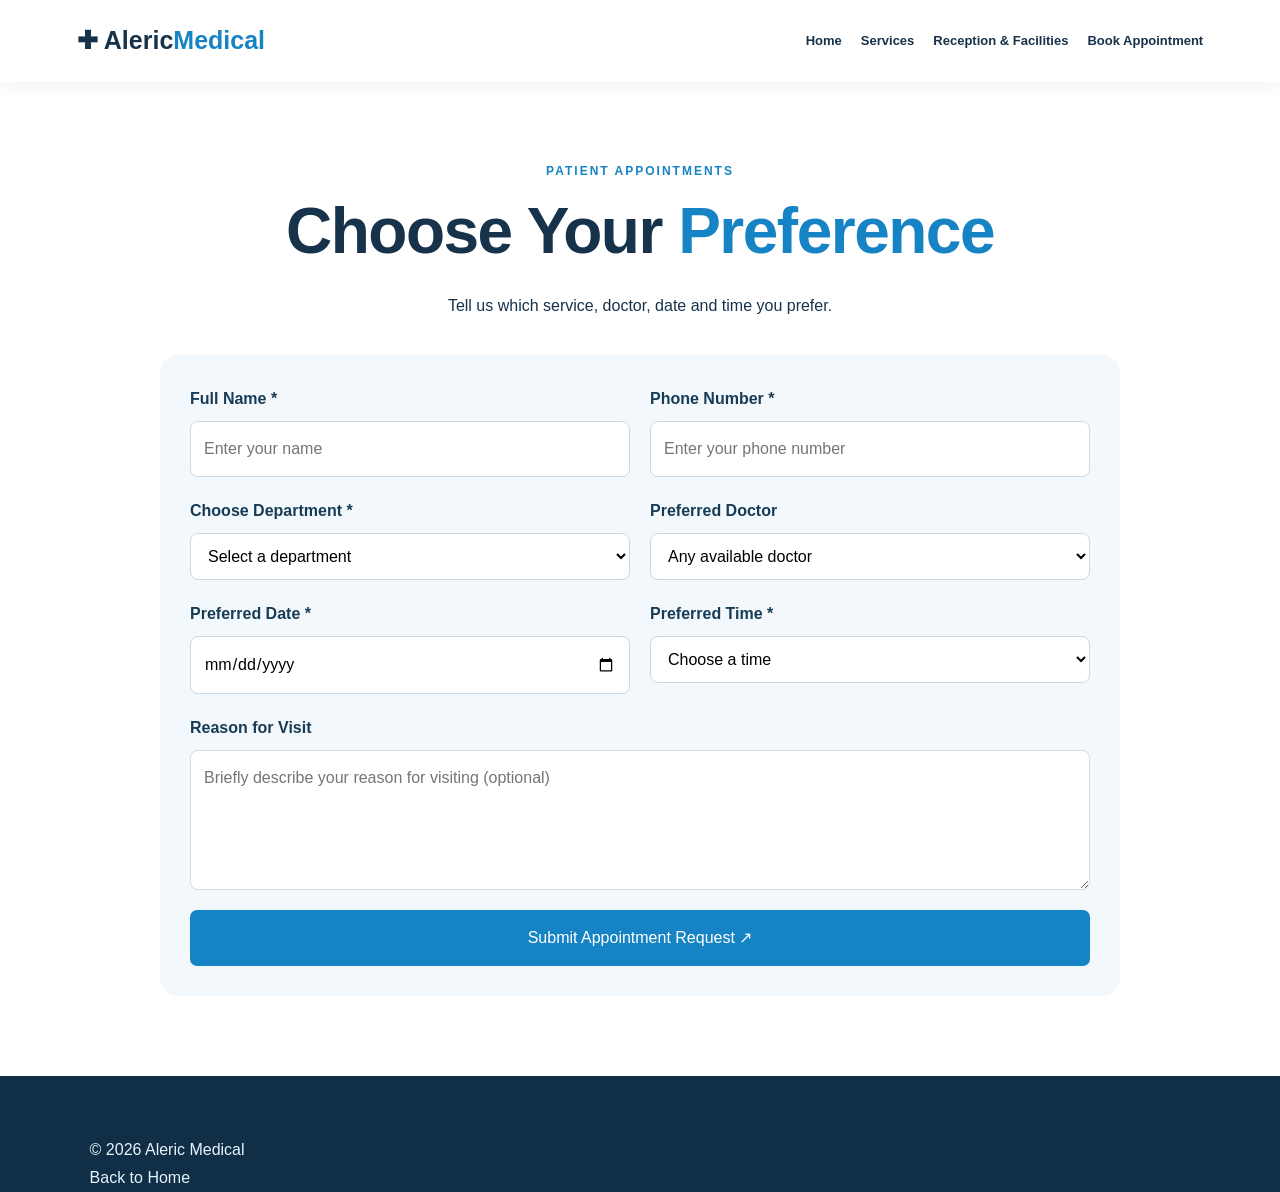
<file: preference.html>
<!DOCTYPE html>
<html lang="en">
<head>
  <meta charset="UTF-8">
  <meta name="viewport" content="width=device-width, initial-scale=1.0">
  <title>Book an Appointment | Aleric Medical</title>
  <link rel="stylesheet" href="css/style.css">
  <script src="js/script.js" defer></script>
  <style>
    .booking-page {
      max-width: 1000px;
      margin: 50px auto;
      padding: 30px 20px;
    }
    .booking-intro { text-align: center; margin-bottom: 35px; }
    .booking-form {
      display: grid;
      grid-template-columns: repeat(2, minmax(0, 1fr));
      gap: 20px;
      background: #f3f8fc;
      padding: 30px;
      border-radius: 18px;
    }
    .form-field { display: flex; flex-direction: column; gap: 8px; }
    .form-field.full { grid-column: 1 / -1; }
    .form-field label { font-weight: 600; color: #183c55; }
    .form-field input, .form-field select, .form-field textarea {
      width: 100%;
      padding: 13px;
      border: 1px solid #cbd9e4;
      border-radius: 8px;
      background: white;
      font: inherit;
      box-sizing: border-box;
    }
    .booking-form button { cursor: pointer; border: 0; font: inherit; }
    #booking-message {
      grid-column: 1 / -1;
      padding: 15px;
      border-radius: 8px;
      background: #e0f5e8;
      color: #145b35;
    }
    @media(max-width: 600px) {
      .booking-form { grid-template-columns: 1fr; padding: 20px; }
      .form-field.full, #booking-message { grid-column: auto; }
    }
  </style>
</head>
<body>
<header class="header">
  <a href="index.html" class="logo">✚ Aleric<span>Medical</span></a>
  <nav class="nav-links">
    <a href="index.html">Home</a>
    <a href="services.html">Services</a>
    <a href="facilities.html">Reception & Facilities</a>
    <a href="preference.html">Book Appointment</a>
  </nav>
</header>

<main class="booking-page">
  <div class="booking-intro">
    <p class="eyebrow">PATIENT APPOINTMENTS</p>
    <h1>Choose Your <span>Preference</span></h1>
    <p>Tell us which service, doctor, date and time you prefer.</p>
  </div>

  <form class="booking-form" id="preference-form">
    <div class="form-field">
      <label for="patient-name">Full Name *</label>
      <input id="patient-name" name="patientName" type="text" required placeholder="Enter your name">
    </div>

    <div class="form-field">
      <label for="patient-phone">Phone Number *</label>
      <input id="patient-phone" name="phone" type="tel" required placeholder="Enter your phone number">
    </div>

    <div class="form-field">
      <label for="department">Choose Department *</label>
      <select id="department" name="department" required>
        <option value="">Select a department</option>
        <option>General Medicine</option>
        <option>Cardiology</option>
        <option>Pediatrics</option>
        <option>Dermatology</option>
        <option>Surgery</option>
        <option>Diagnostics</option>
      </select>
    </div>

    <div class="form-field">
      <label for="doctor">Preferred Doctor</label>
      <select id="doctor" name="doctor">
        <option value="">Any available doctor</option>
        <option>Dr. Ayesha</option>
        <option>Dr. Ahmed</option>
        <option>Dr. Sara</option>
      </select>
    </div>

    <div class="form-field">
      <label for="date">Preferred Date *</label>
      <input id="date" name="date" type="date" required>
    </div>

    <div class="form-field">
      <label for="time">Preferred Time *</label>
      <select id="time" name="time" required>
        <option value="">Choose a time</option>
        <option>09:00 AM</option>
        <option>10:00 AM</option>
        <option>11:00 AM</option>
        <option>12:00 PM</option>
        <option>02:00 PM</option>
        <option>03:00 PM</option>
        <option>04:00 PM</option>
      </select>
    </div>

    <div class="form-field full">
      <label for="reason">Reason for Visit</label>
      <textarea id="reason" name="reason" rows="4" placeholder="Briefly describe your reason for visiting (optional)"></textarea>
    </div>

    <div class="form-field full">
      <button type="submit" class="btn">Submit Appointment Request ↗</button>
    </div>

    <p id="booking-message" role="status" hidden></p>
  </form>
</main>

<footer class="footer">
  <p>© <span id="current-year"></span> Aleric Medical</p>
  <a href="index.html">Back to Home</a>
</footer>

<script>
  const dateField = document.getElementById("date");
  const today = new Date();
  dateField.min = [
    today.getFullYear(),
    String(today.getMonth() + 1).padStart(2, "0"),
    String(today.getDate()).padStart(2, "0")
  ].join("-");

  const params = new URLSearchParams(window.location.search);
  const requestedDepartment = params.get("department");
  if (requestedDepartment) {
    const departmentField = document.getElementById("department");
    const match = [...departmentField.options].find(
      option => option.text.toLowerCase() === requestedDepartment.toLowerCase()
    );
    if (match) departmentField.value = match.value;
  }

  document.getElementById("preference-form").addEventListener("submit", function(event) {
    event.preventDefault();
    const formData = new FormData(this);
    const message = document.getElementById("booking-message");
    message.textContent =
      "Thank you, " + formData.get("patientName") +
      ". Your appointment request has been prepared for " +
      formData.get("department") + " on " + formData.get("date") +
      " at " + formData.get("time") +
      ". This is a demo confirmation only; the clinic has not received your request.";
    message.hidden = false;
    message.scrollIntoView({ behavior: "smooth", block: "center" });
  });
</script>
</body>
</html>
</file>
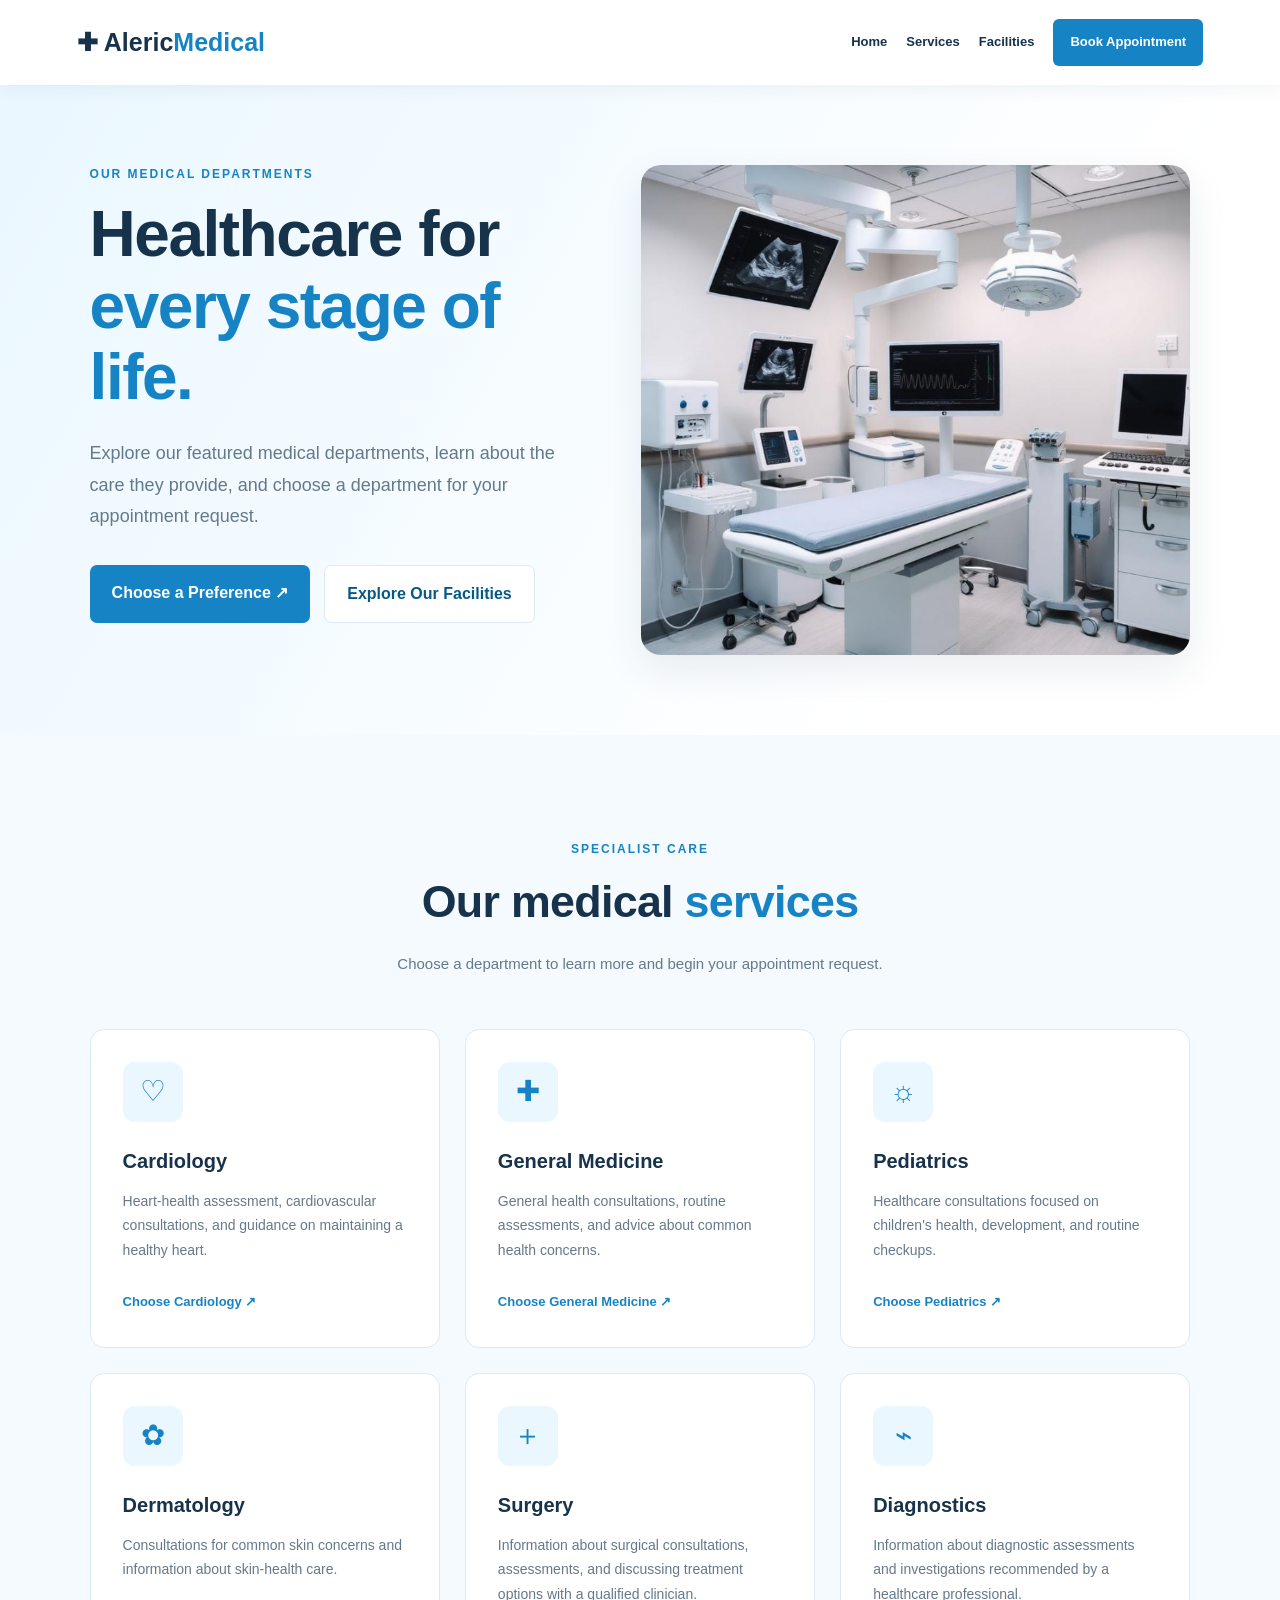
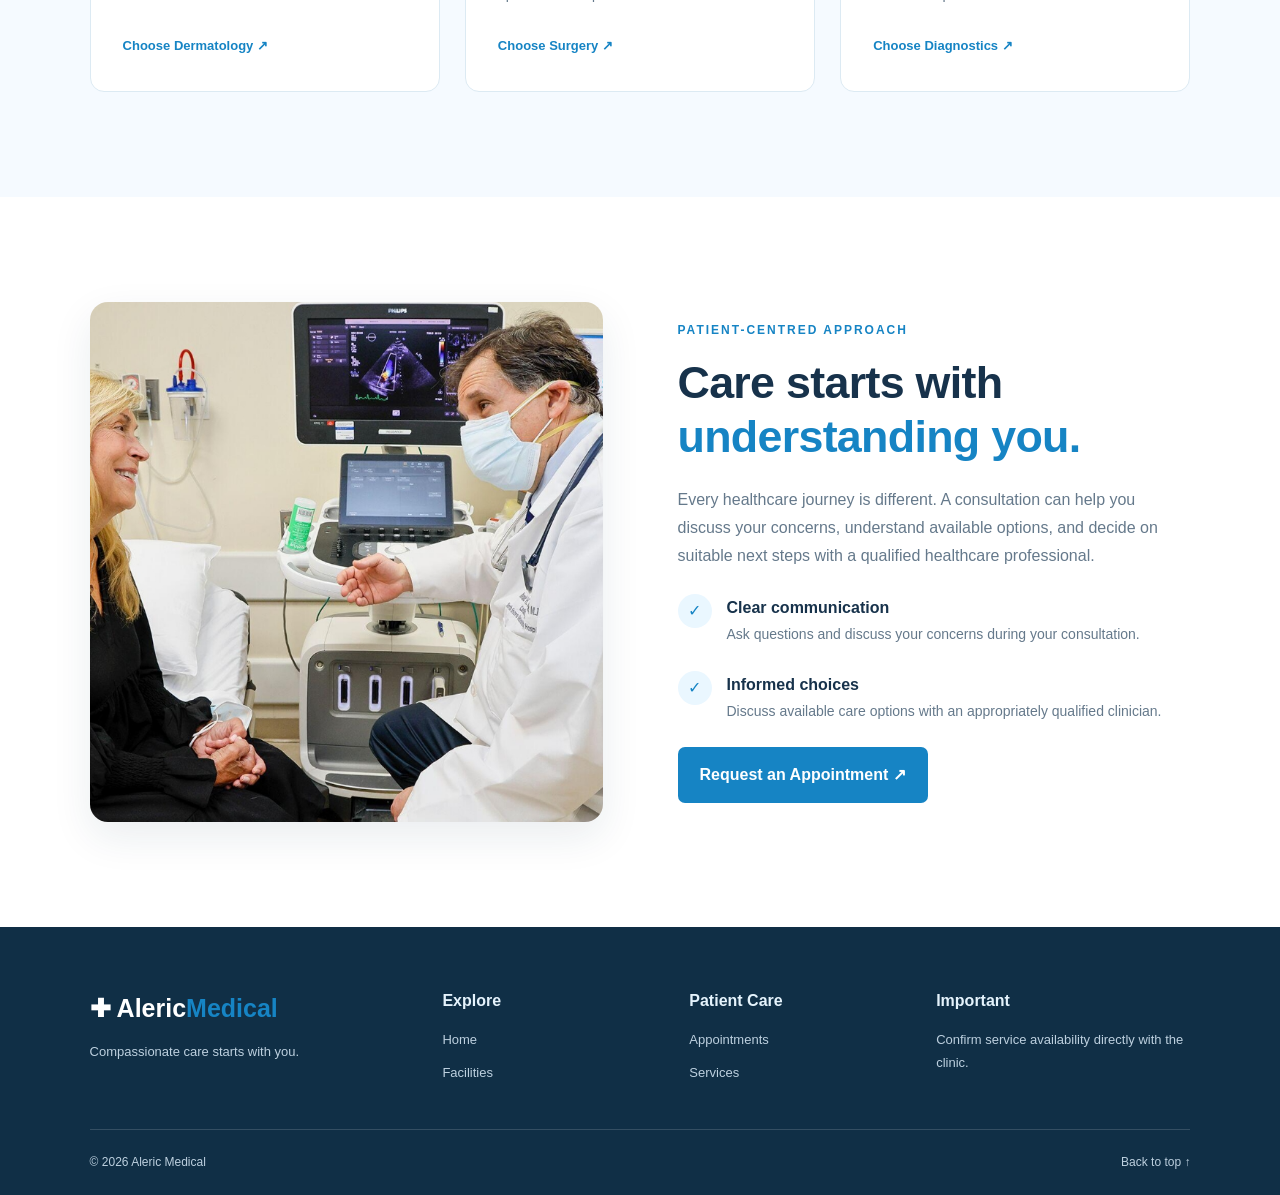
<file: services.html>
<!DOCTYPE html>
<html lang="en">
<head>
  <meta charset="UTF-8">
  <meta name="viewport" content="width=device-width, initial-scale=1.0">
  <meta name="description" content="Explore medical services at Aleric Medical.">
  <title>Medical Services | Aleric Medical</title>
  <link rel="stylesheet" href="css/style.css">
  <script src="js/script.js" defer></script>
</head>
<body>
<header class="header">
  <a href="index.html" class="logo">✚ Aleric<span>Medical</span></a>
  <button class="menu-toggle" aria-label="Open navigation" aria-expanded="false">☰</button>
  <nav class="nav-links">
    <a href="index.html">Home</a>
    <a href="services.html">Services</a>
    <a href="facilities.html">Facilities</a>
    <a href="preference.html" class="nav-appointment">Book Appointment</a>
  </nav>
</header>

<main>
  <section class="hero">
    <div class="hero-content">
      <p class="eyebrow">OUR MEDICAL DEPARTMENTS</p>
      <h1>Healthcare for <span>every stage of life.</span></h1>
      <p>Explore our featured medical departments, learn about the care they provide, and choose a department for your appointment request.</p>
      <div class="hero-actions">
        <a class="btn" href="preference.html">Choose a Preference ↗</a>
        <a class="btn btn-light" href="facilities.html">Explore Our Facilities</a>
      </div>
    </div>
    <div class="hero-image">
      <img src="images/diagnostics.jpg" alt="Medical diagnostic facilities">
    </div>
  </section>

  <section class="section services">
    <div class="section-heading">
      <p class="eyebrow">SPECIALIST CARE</p>
      <h2>Our medical <span>services</span></h2>
      <p>Choose a department to learn more and begin your appointment request.</p>
    </div>

    <div class="services-grid">
      <article class="service-card">
        <div class="service-icon">♡</div>
        <h3>Cardiology</h3>
        <p>Heart-health assessment, cardiovascular consultations, and guidance on maintaining a healthy heart.</p>
        <a href="preference.html?department=Cardiology">Choose Cardiology ↗</a>
      </article>
      <article class="service-card">
        <div class="service-icon">✚</div>
        <h3>General Medicine</h3>
        <p>General health consultations, routine assessments, and advice about common health concerns.</p>
        <a href="preference.html?department=General%20Medicine">Choose General Medicine ↗</a>
      </article>
      <article class="service-card">
        <div class="service-icon">☼</div>
        <h3>Pediatrics</h3>
        <p>Healthcare consultations focused on children's health, development, and routine checkups.</p>
        <a href="preference.html?department=Pediatrics">Choose Pediatrics ↗</a>
      </article>
      <article class="service-card">
        <div class="service-icon">✿</div>
        <h3>Dermatology</h3>
        <p>Consultations for common skin concerns and information about skin-health care.</p>
        <a href="preference.html?department=Dermatology">Choose Dermatology ↗</a>
      </article>
      <article class="service-card">
        <div class="service-icon">＋</div>
        <h3>Surgery</h3>
        <p>Information about surgical consultations, assessments, and discussing treatment options with a qualified clinician.</p>
        <a href="preference.html?department=Surgery">Choose Surgery ↗</a>
      </article>
      <article class="service-card">
        <div class="service-icon">⌁</div>
        <h3>Diagnostics</h3>
        <p>Information about diagnostic assessments and investigations recommended by a healthcare professional.</p>
        <a href="preference.html?department=Diagnostics">Choose Diagnostics ↗</a>
      </article>
    </div>
  </section>

  <section class="section about">
    <div class="about-image">
      <img src="images/consultation.jpg" alt="Doctor consulting with a patient">
    </div>
    <div class="about-content">
      <p class="eyebrow">PATIENT-CENTRED APPROACH</p>
      <h2>Care starts with <span>understanding you.</span></h2>
      <p>Every healthcare journey is different. A consultation can help you discuss your concerns, understand available options, and decide on suitable next steps with a qualified healthcare professional.</p>
      <div class="check-item">
        <span>✓</span>
        <div><strong>Clear communication</strong><p>Ask questions and discuss your concerns during your consultation.</p></div>
      </div>
      <div class="check-item">
        <span>✓</span>
        <div><strong>Informed choices</strong><p>Discuss available care options with an appropriately qualified clinician.</p></div>
      </div>
      <a class="btn" href="preference.html">Request an Appointment ↗</a>
    </div>
  </section>
</main>

<footer class="footer">
  <div class="footer-main">
    <div><a href="index.html" class="logo footer-logo">✚ Aleric<span>Medical</span></a><p>Compassionate care starts with you.</p></div>
    <div><h4>Explore</h4><a href="index.html">Home</a><a href="facilities.html">Facilities</a></div>
    <div><h4>Patient Care</h4><a href="preference.html">Appointments</a><a href="services.html">Services</a></div>
    <div><h4>Important</h4><p>Confirm service availability directly with the clinic.</p></div>
  </div>
  <div class="footer-bottom"><p>© <span id="current-year"></span> Aleric Medical</p><a href="#">Back to top ↑</a></div>
</footer>
</body>
</html>
</file>
<file: css/style.css>
* {
  margin: 0;
  padding: 0;
  box-sizing: border-box;
}

:root {
  --blue: #1684c4;
  --dark-blue: #075985;
  --navy: #102f46;
  --light-blue: #eaf7ff;
  --text: #17324b;
  --muted: #65798b;
  --white: #ffffff;
  --border: #dceaf3;
  --shadow: 0 15px 40px rgba(23, 50, 75, 0.09);
}

html {
  scroll-behavior: smooth;
  scroll-padding-top: 95px;
}

body {
  font-family: Arial, Helvetica, sans-serif;
  color: var(--text);
  line-height: 1.75;
  background: white;
  overflow-x: hidden;
}

img {
  display: block;
  width: 100%;
  object-fit: cover;
}

a {
  color: inherit;
  text-decoration: none;
}

button,
input,
select,
textarea {
  font: inherit;
}

.header {
  position: sticky;
  top: 0;
  z-index: 100;
  display: flex;
  justify-content: space-between;
  align-items: center;
  gap: 24px;
  padding: 19px 6%;
  background: white;
  box-shadow: 0 3px 18px #17324b10;
}

.logo {
  font-size: 25px;
  font-weight: 800;
  white-space: nowrap;
}

.logo span,
.logo-icon {
  color: var(--blue);
}

.nav-links {
  display: flex;
  align-items: center;
  gap: 19px;
  font-size: 13px;
  font-weight: 700;
}

.nav-links a {
  transition: color 0.2s;
}

.nav-links a:hover {
  color: var(--blue);
}

.nav-links .nav-appointment {
  padding: 12px 17px;
  color: white;
  background: var(--blue);
  border-radius: 6px;
}

.menu-toggle {
  display: none;
  border: 0;
  padding: 8px 12px;
  border-radius: 7px;
  background: var(--light-blue);
  font-size: 24px;
  cursor: pointer;
}

.hero {
  display: grid;
  grid-template-columns: 0.95fr 1.05fr;
  align-items: center;
  gap: 55px;
  min-height: 650px;
  padding: 80px 7%;
  background: linear-gradient(120deg, #eaf7ff, #ffffff 75%);
}

.eyebrow {
  margin-bottom: 15px;
  color: var(--blue);
  font-size: 12px;
  font-weight: 800;
  letter-spacing: 2px;
  line-height: 1.6;
}

h1 {
  margin-bottom: 24px;
  font-size: clamp(43px, 5vw, 72px);
  line-height: 1.12;
  letter-spacing: -1.5px;
}

h1 span,
h2 span {
  color: var(--blue);
}

.hero-content > p:not(.eyebrow) {
  max-width: 540px;
  color: var(--muted);
  font-size: 18px;
}

.hero-actions {
  display: flex;
  flex-wrap: wrap;
  gap: 14px;
  margin: 32px 0;
}

.btn {
  display: inline-block;
  padding: 14px 22px;
  border: 0;
  border-radius: 7px;
  background: var(--blue);
  color: white;
  font-weight: 700;
  cursor: pointer;
  transition: 0.25s;
}

.btn:hover {
  background: var(--dark-blue);
  transform: translateY(-2px);
}

.btn-light {
  border: 1px solid var(--border);
  background: white;
  color: var(--dark-blue);
}

.btn-light:hover {
  background: var(--light-blue);
  color: var(--dark-blue);
}

.hero-points {
  display: flex;
  flex-wrap: wrap;
  gap: 12px 20px;
  color: var(--muted);
  font-size: 12px;
}

.hero-image {
  position: relative;
  min-width: 0;
}

.hero-image > img {
  width: 100%;
  height: 490px;
  border-radius: 20px;
  object-fit: cover;
  object-position: center;
  box-shadow: var(--shadow);
}

.hero-card {
  position: absolute;
  left: -25px;
  bottom: 25px;
  display: flex;
  align-items: center;
  gap: 14px;
  padding: 19px 24px;
  border-radius: 12px;
  background: white;
  box-shadow: var(--shadow);
}

.card-icon {
  color: var(--blue);
  font-size: 30px;
}

.hero-card strong {
  font-size: 16px;
}

.hero-card p {
  color: var(--muted);
  font-size: 12px;
}

.stats {
  display: grid;
  grid-template-columns: repeat(4, 1fr);
  gap: 25px;
  padding: 36px 7%;
  border-bottom: 1px solid var(--border);
}

.stats div {
  display: grid;
  text-align: center;
}

.stats strong {
  color: var(--blue);
  font-size: 34px;
  line-height: 1.5;
}

.stats span {
  color: var(--muted);
  font-size: 14px;
}

.section {
  padding: 105px 7%;
}

.about {
  display: grid;
  grid-template-columns: 1fr 1fr;
  align-items: center;
  gap: 75px;
}

.about-image,
.why-image {
  position: relative;
  min-width: 0;
}

.about-image img {
  height: 520px;
  border-radius: 18px;
  box-shadow: var(--shadow);
}

.experience-badge {
  position: absolute;
  right: -18px;
  bottom: 25px;
  display: grid;
  padding: 18px 25px;
  border-radius: 10px;
  background: var(--blue);
  color: white;
}

.experience-badge strong {
  font-size: 23px;
}

.experience-badge span {
  font-size: 12px;
}

h2 {
  margin-bottom: 22px;
  font-size: clamp(32px, 3.5vw, 48px);
  line-height: 1.22;
  letter-spacing: -0.7px;
}

.about-content > p:not(.eyebrow),
.section-heading > p:last-child,
.why-content > p:not(.eyebrow),
.appointment-info > p:not(.eyebrow),
.contact-intro > p:not(.eyebrow) {
  color: var(--muted);
}

.check-item {
  display: flex;
  gap: 15px;
  margin: 24px 0;
}

.check-item > span {
  flex: 0 0 34px;
  height: 34px;
  border-radius: 50%;
  background: var(--light-blue);
  color: var(--blue);
  text-align: center;
  line-height: 34px;
}

.check-item strong {
  font-size: 16px;
}

.check-item p {
  color: var(--muted);
  font-size: 14px;
}

.text-link {
  display: inline-block;
  margin-top: 10px;
  color: var(--blue);
  font-weight: 700;
}

.services,
.gallery,
.facilities,
.faq {
  background: #f5faff;
}

.section-heading {
  max-width: 720px;
  margin: 0 auto 52px;
  text-align: center;
}

.section-heading > p:last-child {
  font-size: 15px;
}

.services-grid {
  display: grid;
  grid-template-columns: repeat(3, minmax(0, 1fr));
  gap: 25px;
}

.service-card {
  padding: 32px;
  border: 1px solid var(--border);
  border-radius: 14px;
  background: white;
  transition: transform 0.25s, box-shadow 0.25s;
}

.service-card:hover,
.doctor-card:hover,
.facility-card:hover {
  transform: translateY(-5px);
  box-shadow: var(--shadow);
}

.service-icon {
  display: grid;
  place-items: center;
  width: 60px;
  height: 60px;
  margin-bottom: 22px;
  border-radius: 12px;
  background: var(--light-blue);
  color: var(--blue);
  font-size: 29px;
}

.service-card h3 {
  margin-bottom: 10px;
  font-size: 20px;
}

.service-card p {
  min-height: 78px;
  margin-bottom: 20px;
  color: var(--muted);
  font-size: 14px;
}

.service-card a,
.doctor-link {
  color: var(--blue);
  font-size: 13px;
  font-weight: 700;
}

.why-us {
  display: grid;
  grid-template-columns: 1fr 1fr;
  align-items: center;
  gap: 75px;
}

.why-image img {
  height: 570px;
  border-radius: 18px;
}

.why-item {
  display: flex;
  gap: 20px;
  margin-top: 28px;
}

.why-item > span,
.process-card > span {
  flex: 0 0 48px;
  width: 48px;
  height: 48px;
  border-radius: 10px;
  background: var(--light-blue);
  color: var(--blue);
  text-align: center;
  line-height: 48px;
  font-weight: 800;
}

.why-item h3 {
  margin-bottom: 5px;
  font-size: 18px;
}

.why-item p {
  color: var(--muted);
  font-size: 14px;
}

.doctors-grid {
  display: grid;
  grid-template-columns: repeat(4, minmax(0, 1fr));
  gap: 24px;
}

.doctor-card {
  overflow: hidden;
  border: 1px solid var(--border);
  border-radius: 14px;
  background: white;
  transition: 0.25s;
}

.doctor-card > img {
  height: 330px;
  object-position: center top;
  background: var(--light-blue);
}

.doctor-info {
  padding: 23px;
}

.specialty,
.facility-number {
  color: var(--blue);
  font-size: 11px;
  font-weight: 800;
  letter-spacing: 1px;
}

.doctor-info h3 {
  margin: 8px 0;
  font-size: 19px;
}

.doctor-info p {
  margin-bottom: 15px;
  color: var(--muted);
  font-size: 14px;
}

.facility-grid {
  display: grid;
  grid-template-columns: repeat(3, minmax(0, 1fr));
  gap: 25px;
}

.facility-card {
  overflow: hidden;
  border: 1px solid var(--border);
  border-radius: 15px;
  background: white;
  transition: 0.25s;
}

.facility-card img {
  height: 300px;
}

.facility-card > div {
  padding: 25px;
}

.facility-card h3 {
  margin: 8px 0;
  font-size: 20px;
}

.facility-card p {
  color: var(--muted);
  font-size: 14px;
}

.visit-process {
  background: white;
}

.process-grid {
  display: grid;
  grid-template-columns: repeat(3, minmax(0, 1fr));
  gap: 25px;
}

.process-card {
  padding: 35px;
  border: 1px solid var(--border);
  border-radius: 14px;
  background: white;
}

.process-card > span {
  display: block;
  margin-bottom: 22px;
}

.process-card h3 {
  margin-bottom: 10px;
  font-size: 20px;
}

.process-card p {
  color: var(--muted);
  font-size: 14px;
}

.appointment {
  display: grid;
  grid-template-columns: 0.9fr 1.1fr;
  align-items: start;
  gap: 60px;
  background: #edf8ff;
}

.appointment-info {
  min-width: 0;
}

.appointment-detail {
  display: flex;
  gap: 16px;
  margin: 27px 0;
}

.appointment-detail > span,
.contact-card > span {
  color: var(--blue);
  font-size: 25px;
}

.appointment-detail p {
  color: var(--muted);
  font-size: 14px;
}

.appointment-photo {
  height: 350px;
  margin-top: 28px;
  border-radius: 15px;
}

.appointment-form {
  min-width: 0;
  padding: 38px;
  border-radius: 16px;
  background: white;
  box-shadow: var(--shadow);
}

.appointment-form h3 {
  font-size: 27px;
  line-height: 1.4;
}

.appointment-form > p:first-of-type {
  color: var(--muted);
  font-size: 13px;
}

.appointment-form label {
  display: block;
  margin: 17px 0 7px;
  font-size: 13px;
  font-weight: 700;
}

.appointment-form input,
.appointment-form select,
.appointment-form textarea {
  width: 100%;
  min-width: 0;
  padding: 13px;
  border: 1px solid var(--border);
  border-radius: 7px;
  background: white;
  color: var(--text);
}

.appointment-form input:focus,
.appointment-form select:focus,
.appointment-form textarea:focus {
  outline: 2px solid #1684c440;
  border-color: var(--blue);
}

.form-row {
  display: grid;
  grid-template-columns: repeat(2, minmax(0, 1fr));
  gap: 15px;
}

.submit-btn {
  width: 100%;
  margin-top: 24px;
}

.form-message {
  margin-top: 12px;
  font-size: 14px;
  font-weight: 700;
  overflow-wrap: anywhere;
}

.form-message.success {
  color: #147447;
}

.form-message.error {
  color: #b42318;
}

.form-note,
.quote-note {
  margin-top: 12px;
  color: var(--muted);
  font-size: 12px;
}

.gallery-grid {
  display: grid;
  grid-template-columns: 1.2fr 1fr 1fr;
  gap: 22px;
}

.gallery-grid img {
  height: 330px;
  border-radius: 13px;
  transition: transform 0.25s;
}

.gallery-grid img:hover {
  transform: scale(1.02);
}

.gallery-grid img:first-child {
  height: 400px;
  grid-row: span 2;
}

.gallery-grid img:last-child {
  height: 400px;
}

.testimonial {
  padding: 105px 7%;
  text-align: center;
  background: white;
}

.quote {
  max-width: 760px;
  margin: 0 auto;
  color: var(--muted);
  font-size: 20px;
}

.faq-list {
  max-width: 850px;
  margin: 0 auto;
}

.faq-list details {
  margin-bottom: 15px;
  padding: 23px 26px;
  border: 1px solid var(--border);
  border-radius: 10px;
  background: white;
}

.faq-list summary {
  cursor: pointer;
  font-weight: 700;
}

.faq-list details p {
  padding-top: 15px;
  color: var(--muted);
  font-size: 14px;
}

.contact {
  display: grid;
  grid-template-columns: 1.3fr 1fr 1fr 1fr;
  align-items: center;
  gap: 22px;
  background: white;
}

.contact-intro .btn {
  margin-top: 22px;
}

.contact-card {
  display: flex;
  align-items: flex-start;
  gap: 13px;
  min-width: 0;
  padding: 24px 18px;
  border: 1px solid var(--border);
  border-radius: 12px;
  background: #f8fcff;
}

.contact-card h3 {
  margin-bottom: 5px;
  font-size: 16px;
}

.contact-card p {
  color: var(--muted);
  font-size: 13px;
  overflow-wrap: anywhere;
}

.footer {
  padding: 60px 7% 0;
  background: var(--navy);
  color: #e5f3fc;
}

.footer-main {
  display: grid;
  grid-template-columns: 1.5fr 1fr 1fr 1.2fr;
  gap: 35px;
  padding-bottom: 45px;
}

.footer-logo {
  color: white;
}

.footer-main p,
.footer-main a:not(.logo) {
  display: block;
  margin-top: 10px;
  color: #bdd0df;
  font-size: 13px;
}

.footer-main h4 {
  margin-bottom: 14px;
  font-size: 16px;
}

.footer-main a:hover,
.footer-bottom a:hover {
  color: white;
}

.footer-bottom {
  display: flex;
  justify-content: space-between;
  gap: 20px;
  padding: 22px 0;
  border-top: 1px solid #ffffff26;
  color: #bdd0df;
  font-size: 12px;
}

.back-to-top {
  display: none;
  position: fixed;
  right: 22px;
  bottom: 22px;
  z-index: 50;
  width: 48px;
  height: 48px;
  border: 0;
  border-radius: 50%;
  background: var(--blue);
  color: white;
  font-size: 24px;
  cursor: pointer;
  box-shadow: var(--shadow);
}

.back-to-top.visible {
  display: block;
}

section[id] {
  scroll-margin-top: 90px;
}

@media (min-width: 1500px) {
  .hero,
  .section,
  .stats,
  .header,
  .footer {
    padding-left: max(7%, calc((100% - 1400px) / 2));
    padding-right: max(7%, calc((100% - 1400px) / 2));
  }
}

@media (max-width: 1150px) {
  .header {
    padding-left: 4%;
    padding-right: 4%;
  }

  .nav-links {
    gap: 11px;
    font-size: 11px;
  }

  .logo {
    font-size: 22px;
  }

  .hero {
    gap: 35px;
  }

  .doctors-grid {
    grid-template-columns: repeat(2, minmax(0, 1fr));
  }

  .doctor-card > img {
    height: 350px;
  }

  .contact {
    grid-template-columns: repeat(2, minmax(0, 1fr));
  }
}

@media (max-width: 800px) {
  .header {
    padding: 14px 5%;
  }

  .menu-toggle {
    display: block;
  }

  .nav-links {
    display: none;
    position: absolute;
    top: 100%;
    left: 0;
    right: 0;
    flex-direction: column;
    align-items: stretch;
    gap: 0;
    padding: 12px 5% 22px;
    background: white;
    box-shadow: 0 10px 20px #17324b15;
  }

  .nav-links.open {
    display: flex;
  }

  .nav-links a {
    padding: 11px 8px;
    font-size: 14px;
  }

  .nav-links .nav-appointment {
    text-align: center;
  }

  .hero {
    grid-template-columns: 1fr;
    gap: 40px;
    padding: 55px 6%;
  }

  .hero-image > img {
    height: 420px;
  }

  .hero-card {
    left: 15px;
  }

  .stats {
    grid-template-columns: repeat(2, minmax(0, 1fr));
  }

  .section {
    padding: 75px 6%;
  }

  .about,
  .why-us,
  .appointment {
    grid-template-columns: 1fr;
    gap: 40px;
  }

  .about-image img,
  .why-image img {
    height: 430px;
  }

  .services-grid,
  .facility-grid,
  .process-grid {
    grid-template-columns: repeat(2, minmax(0, 1fr));
  }

  .service-card {
    padding: 24px;
  }

  .gallery-grid {
    grid-template-columns: repeat(2, minmax(0, 1fr));
  }

  .gallery-grid img,
  .gallery-grid img:first-child,
  .gallery-grid img:last-child {
    height: 270px;
    grid-row: auto;
  }

  .footer-main {
    grid-template-columns: repeat(2, minmax(0, 1fr));
  }
}

@media (max-width: 520px) {
  .logo {
    font-size: 20px;
  }

  .hero {
    padding: 42px 5%;
  }

  h1 {
    font-size: 43px;
  }

  .hero-content > p:not(.eyebrow) {
    font-size: 16px;
  }

  .hero-actions {
    flex-direction: column;
    align-items: stretch;
  }

  .hero-actions .btn {
    text-align: center;
  }

  .hero-points {
    flex-direction: column;
    gap: 5px;
  }

  .hero-image > img {
    height: 300px;
  }

  .hero-card {
    bottom: 12px;
    padding: 12px 15px;
  }

  .stats {
    gap: 20px 10px;
    padding: 28px 5%;
  }

  .stats strong {
    font-size: 28px;
  }

  .stats span {
    font-size: 12px;
  }

  .section {
    padding: 60px 5%;
  }

  .about-image img,
  .why-image img {
    height: 310px;
  }

  .experience-badge {
    right: 8px;
    bottom: 12px;
  }

  .services-grid,
  .doctors-grid,
  .facility-grid,
  .process-grid,
  .contact {
    grid-template-columns: 1fr;
  }

  .doctor-card > img {
    height: 340px;
  }

  .service-card p {
    min-height: auto;
  }

  .facility-card img {
    height: 260px;
  }

  .appointment-form {
    padding: 25px 18px;
  }

  .form-row {
    grid-template-columns: 1fr;
    gap: 0;
  }

  .appointment-photo {
    height: 260px;
  }

  .gallery-grid {
    grid-template-columns: 1fr;
  }

  .gallery-grid img,
  .gallery-grid img:first-child,
  .gallery-grid img:last-child {
    height: 260px;
  }

  .testimonial {
    padding: 65px 6%;
  }

  .quote {
    font-size: 17px;
  }

  .faq-list details {
    padding: 19px;
  }

  .footer {
    padding: 42px 6% 0;
  }

  .footer-main {
    grid-template-columns: 1fr;
    gap: 28px;
  }

  .footer-bottom {
    flex-direction: column;
    gap: 8px;
  }
}
</file>
